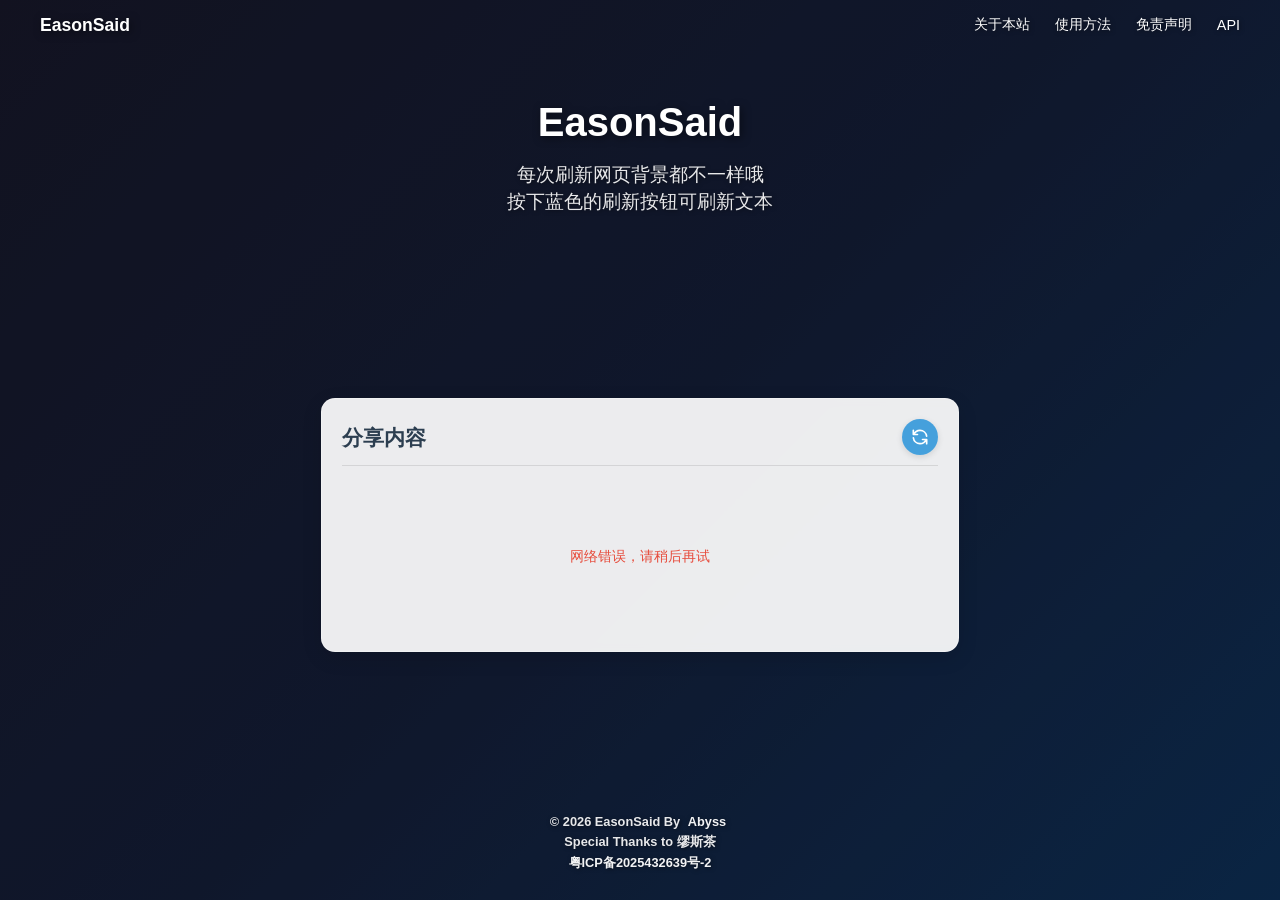
<file: index.html>
<!DOCTYPE html>
<html lang="zh-CN">

<head>
    <meta charset="UTF-8">
    <meta name="viewport" content="width=device-width, initial-scale=1.0">
    <meta name="description" content="EasonSaid - 一个随机展示陈奕迅歌词分享的网站，收集了歌迷们最喜欢的歌词">
    <meta name="keywords" content="陈奕迅, Eason Chan, 歌词, 粤语歌词, EasonSaid">
    <meta property="og:title" content="EasonSaid">
    <meta property="og:description" content="每次刷新都能遇到不同的陈奕迅歌词">
    <meta property="og:type" content="website">
    <title>EasonSaid</title>
    <link rel="stylesheet" href="styles.css?v=3.0">
    <link rel="icon" type="image/x-icon" href="https://api.easonsaid.cn/datouzai_icon.php">
</head>

<body>
    <!-- 顶栏导航 -->
    <nav class="navbar">
        <div class="nav-container">
            <a href="/" class="nav-logo">EasonSaid</a>

            <button class="hamburger" id="hamburger">
                <span></span>
                <span></span>
                <span></span>
            </button>

            <ul class="nav-menu" id="nav-menu">
                <li class="nav-item">
                    <button class="nav-link" onclick="showModal('about')">关于本站</button>
                </li>
                <li class="nav-item">
                    <button class="nav-link" onclick="showModal('usage')">使用方法</button>
                </li>
                <li class="nav-item">
                    <button class="nav-link" onclick="showModal('disclaimer')">免责声明</button>
                </li>
                <li class="nav-item">
                    <a href="https://api.easonsaid.cn/" target="_blank" rel="noopener" class="nav-link nav-github">API</a>
                </li>
            </ul>
        </div>
    </nav>

    <!-- 模态框 -->
    <div id="modal" class="modal hidden">
        <div class="modal-content">
            <span class="close" onclick="closeModal()">&times;</span>
            <div id="modal-body"></div>
        </div>
    </div>

    <div class="background-overlay"></div>

    <div class="container">
        <header class="header">
            <h1 class="title">EasonSaid</h1>
            <p class="subtitle">每次刷新网页背景都不一样哦<br>按下蓝色的刷新按钮可刷新文本</p>
        </header>

        <main class="main-content">
            <div class="card">
                <div class="card-header">
                    <h2>分享内容</h2>
                    <button id="refresh-btn" class="refresh-btn" aria-label="刷新内容">
                        <svg width="20" height="20" viewBox="0 0 24 24" fill="none" xmlns="http://www.w3.org/2000/svg">
                            <path
                                d="M4 4V9H4.58152M19.9381 11C19.446 7.05369 16.0796 4 12 4C8.64262 4 5.76829 6.06817 4.58152 9M4.58152 9H9M20 20V15H19.4185M19.4185 15C18.2317 17.9318 15.3574 20 12 20C7.92038 20 4.55399 16.9463 4.06189 13M19.4185 15H15"
                                stroke="currentColor" stroke-width="2" stroke-linecap="round" stroke-linejoin="round" />
                        </svg>
                    </button>
                </div>

                <div class="content-area">
                    <div id="loading" class="loading">
                        <div class="spinner"></div>
                        <p>正在加载分享内容...</p>
                    </div>

                    <div id="content" class="content hidden">
                        <div class="quote-mark start">"</div>
                        <p id="content-text" class="content-text"></p>
                        <div class="quote-mark end">"</div>
                        <div id="content-source" class="content-source"></div>
                    </div>

                    <div id="error" class="error hidden">
                        <p>抱歉，暂时无法获取分享内容，请稍后再试。</p>
                    </div>
                </div>
            </div>
        </main>



        <footer class="footer">
            <b>© <span class="year"></span> EasonSaid By <a href="https://www.rsnocsi.cn" target="_blank"
                    rel="noopener">Abyss</a></b>
            <br>
            <b>Special Thanks to 缪斯茶</b>
            <br>
            <a href="https://beian.miit.gov.cn/" target="_blank" rel="noopener">粤ICP备2025432639号-2</a>
        </footer>
    </div>

    <!-- 模态框内容模板 -->
    <template id="tpl-about">
        <h2>关于本站</h2>
        <p>EasonSaid 是<a href="https://www.rsnocsi.cn/" target="_blank">站长Abyss</a>建的一个分享Eason歌词的网站</p>
        <p>在全网（比如说小红书）收集了网友们喜欢的歌词，记录在一个数据库中</p>
        <p>私以为，一群ef通过这种方式分享自己喜欢的歌词，是一个蛮有意义的事情</p>
        <p>Eason的歌词中充满人生百态，当你生活中遇到了什么事情，都可以来这里看看，说不定里面的某一句歌词会触动你</p>
        <p>每次访问都会随机展示不同的背景图片（来源于网络）和分享内容</p>
        <p><b>特别鸣谢：</b><br>感谢各大AI在技术方面提供的巨大支持</p>
        <p>感谢@缪斯茶对本站功能的启发</p>
        <p>持续性收集歌词，欢迎大家留言</p>
        <p>网站功能会不断进行完善，有任何建议欢迎提出！</p>
        <p>本项目代码已在<a href="https://github.com/RS-Nocsi/easonsaid" target="_blank" rel="noopener"><svg width="16"
                    height="16" viewBox="0 0 16 16" fill="currentColor" style="vertical-align:-2px;margin-right:4px">
                    <path
                        d="M8 0C3.58 0 0 3.58 0 8c0 3.54 2.29 6.53 5.47 7.59.4.07.55-.17.55-.38 0-.19-.01-.82-.01-1.49-2.01.37-2.53-.49-2.69-.94-.09-.23-.48-.94-.82-1.13-.28-.15-.68-.52-.01-.53.63-.01 1.08.58 1.23.82.72 1.21 1.87.87 2.33.66.07-.52.28-.87.51-1.07-1.78-.2-3.64-.89-3.64-3.95 0-.87.31-1.59.82-2.15-.08-.2-.36-1.02.08-2.12 0 0 .67-.21 2.2.82.64-.18 1.32-.27 2-.27.68 0 1.36.09 2 .27 1.53-1.04 2.2-.82 2.2-.82.44 1.1.16 1.92.08 2.12.51.56.82 1.27.82 2.15 0 3.07-1.87 3.75-3.65 3.95.29.25.54.73.54 1.48 0 1.07-.01 1.93-.01 2.2 0 .21.15.46.55.38A8.013 8.013 0 0016 8c0-4.42-3.58-8-8-8z" />
                </svg>GitHub</a>完全开源！</p>
    </template>
    <template id="tpl-usage">
        <h2>使用方法</h2>
        <p><strong>刷新内容：</strong>点击蓝色刷新按钮可以随机获取新的歌词，还会注明分享者和歌词出处</p>
        <p><strong>刷新背景：</strong>刷新整个网页会随机更换背景图片（如果是在电脑端，你会注意到每次刷新网站，网站的图标都是不同的大头仔）</p>
        <p><strong>响应式设计：</strong>网站会自动适配你的设备屏幕尺寸。</p>
        <p><strong>横竖屏切换：</strong>旋转设备时会自动切换对应尺寸的背景图片。</p>
    </template>
    <template id="tpl-disclaimer">
        <h2>免责声明</h2>
        <p>1. 本网站为非营利性网站，相关费用只会由站长一人承担，永远不会以捐赠、付费使用等任何形式收费</p>
        <p>2. 本站所有分享内容均来自网络，随机展示，版权归原作者所有</p>
        <p>3. 背景图片收集自网络，随机展示，如有版权问题可联系我处理</p>
        <p>4. 用户因使用本站内容而产生的任何后果，本站不承担相关责任</p>
        <p>5. 如发现侵权内容，或者分享内容出现错误，或者有任何建议，都请联系我（微信号：RS-Nocsi；邮箱：3134570359@qq.com）。</p>
    </template>

    <script src="script.js?v=3.0"></script>
</body>

</html>
</file>
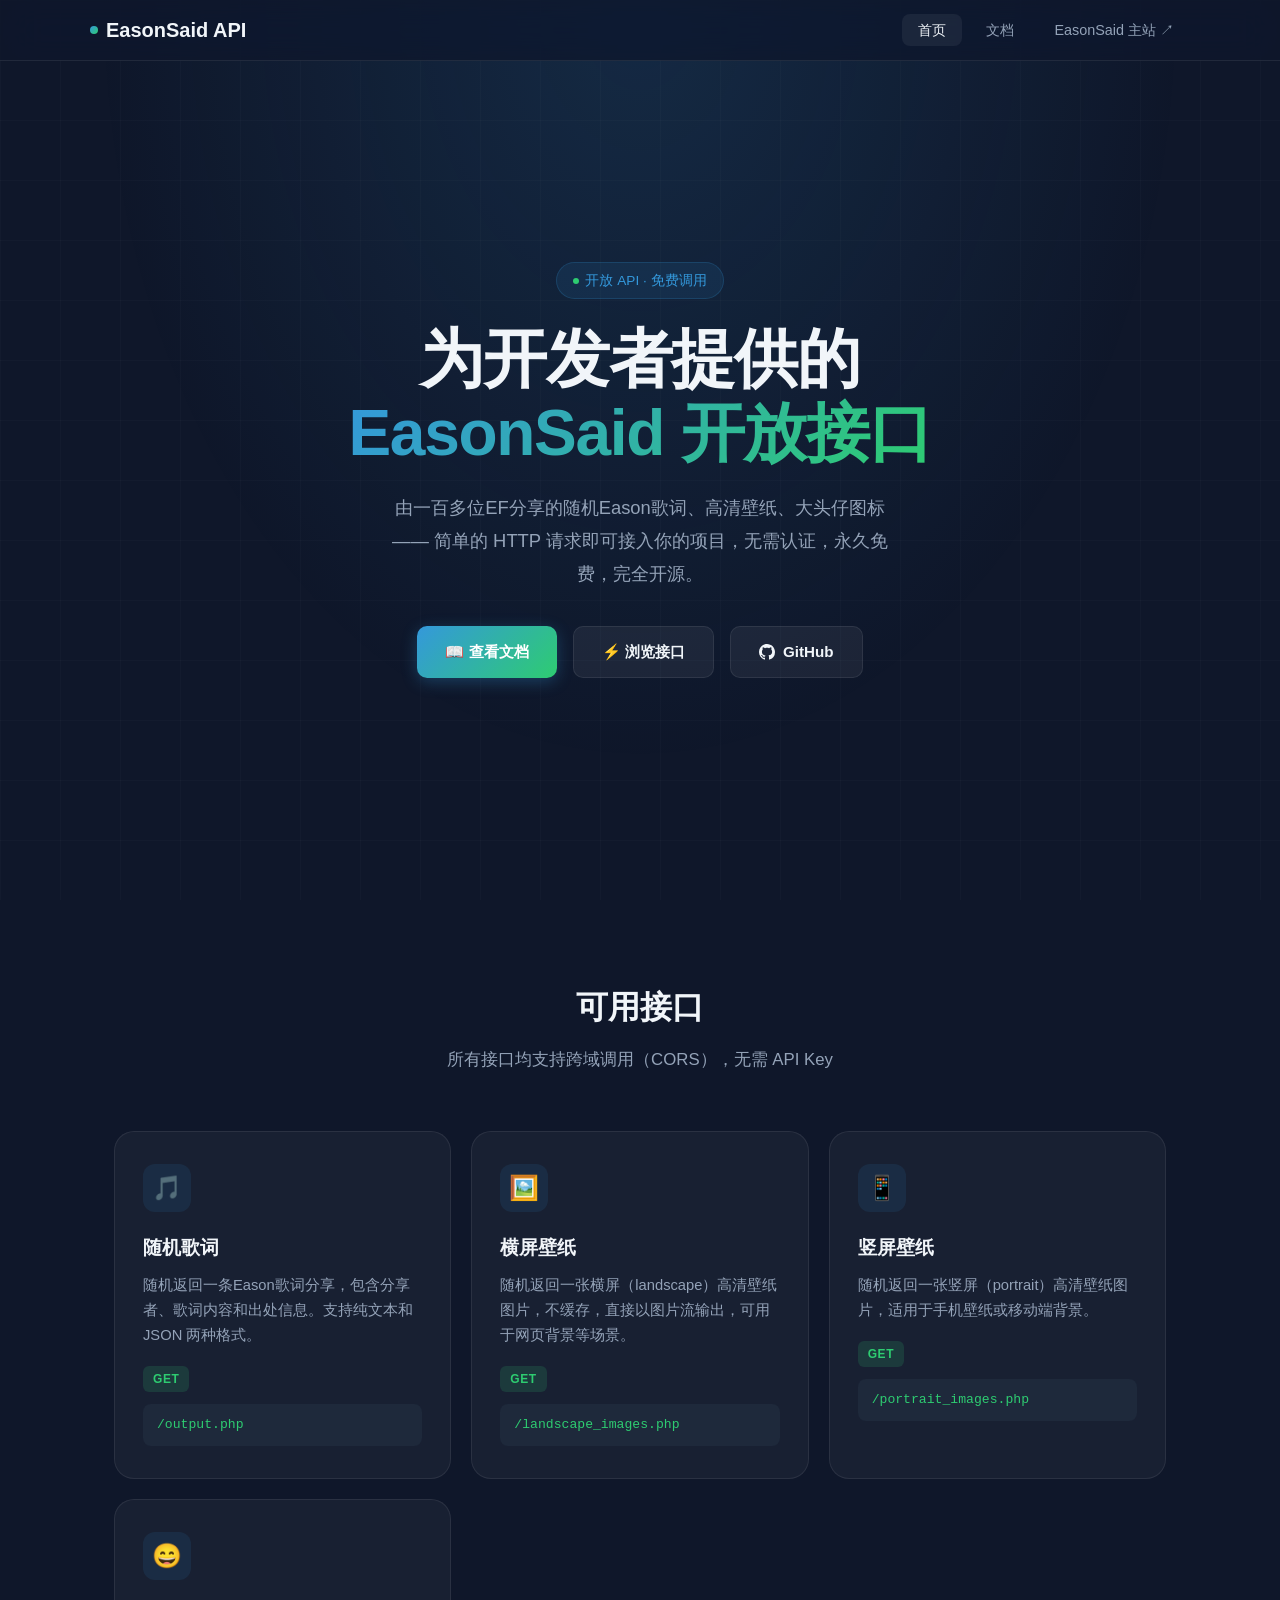
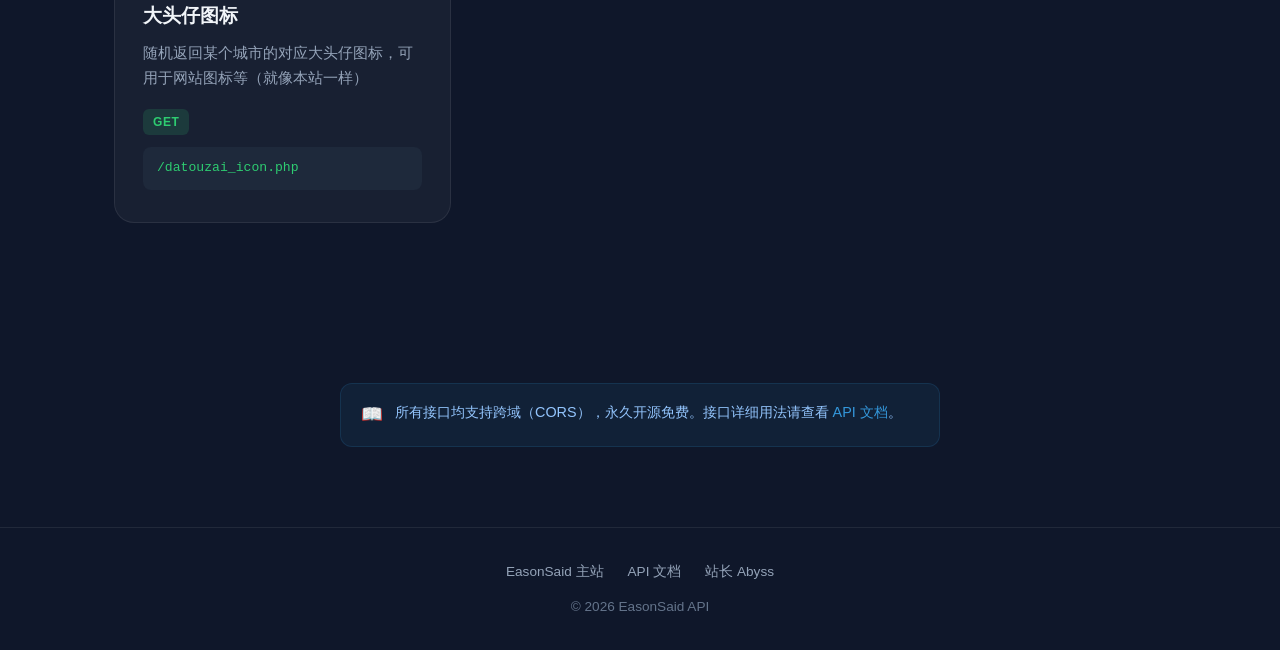
<file: api/index.html>
<!DOCTYPE html>
<html lang="zh-CN">

<head>
    <meta charset="UTF-8">
    <meta name="viewport" content="width=device-width, initial-scale=1.0">
    <meta name="description" content="EasonSaid API - 为开发者提供陈奕迅歌词、壁纸、图标等开放接口">
    <meta name="keywords" content="EasonSaid, API, 陈奕迅, 歌词API, 壁纸API, 开放接口">
    <meta property="og:title" content="EasonSaid API">
    <meta property="og:description" content="免费开放的陈奕迅歌词、壁纸、图标 API 接口">
    <meta property="og:type" content="website">
    <title>EasonSaid API</title>
    <link rel="icon" type="image/x-icon" href="https://api.easonsaid.cn/datouzai_icon.php">
    <style>
        /* ========== Reset & Variables ========== */
        *,
        *::before,
        *::after {
            margin: 0;
            padding: 0;
            box-sizing: border-box;
        }

        :root {
            --primary: #3498db;
            --primary-dark: #2980b9;
            --accent: #2ecc71;
            --bg-dark: #0f172a;
            --bg-card: rgba(255, 255, 255, 0.04);
            --bg-card-hover: rgba(255, 255, 255, 0.08);
            --text-primary: #f1f5f9;
            --text-secondary: #94a3b8;
            --text-muted: #64748b;
            --border: rgba(255, 255, 255, 0.08);
            --code-bg: #1e293b;
            --gradient-1: linear-gradient(135deg, #3498db 0%, #2ecc71 100%);
            --gradient-2: linear-gradient(135deg, #667eea 0%, #764ba2 100%);
            --gradient-hero: radial-gradient(ellipse at 50% 0%, rgba(52, 152, 219, 0.15) 0%, transparent 60%);
            --radius: 12px;
            --radius-lg: 20px;
            --shadow: 0 4px 24px rgba(0, 0, 0, 0.2);
            --transition: 0.3s cubic-bezier(0.4, 0, 0.2, 1);
        }

        html {
            scroll-behavior: smooth;
            font-size: 16px;
        }

        body {
            font-family: -apple-system, BlinkMacSystemFont, "Segoe UI", "PingFang SC",
                "Hiragino Sans GB", "Microsoft YaHei", "Helvetica Neue", Helvetica, Arial,
                sans-serif;
            line-height: 1.7;
            color: var(--text-primary);
            background: var(--bg-dark);
            overflow-x: hidden;
            -webkit-font-smoothing: antialiased;
        }

        a {
            color: var(--primary);
            text-decoration: none;
            transition: color var(--transition);
        }

        a:hover {
            color: var(--accent);
        }

        /* ========== Background Decoration ========== */
        body::before {
            content: '';
            position: fixed;
            top: 0;
            left: 0;
            width: 100%;
            height: 100%;
            background: var(--gradient-hero);
            z-index: -1;
            pointer-events: none;
        }

        .bg-grid {
            position: fixed;
            top: 0;
            left: 0;
            width: 100%;
            height: 100%;
            background-image:
                linear-gradient(rgba(255, 255, 255, 0.02) 1px, transparent 1px),
                linear-gradient(90deg, rgba(255, 255, 255, 0.02) 1px, transparent 1px);
            background-size: 60px 60px;
            z-index: -1;
            pointer-events: none;
        }

        /* ========== Navbar ========== */
        .navbar {
            position: fixed;
            top: 0;
            left: 0;
            right: 0;
            z-index: 1000;
            padding: 0 24px;
            background: rgba(15, 23, 42, 0.8);
            backdrop-filter: blur(20px) saturate(180%);
            -webkit-backdrop-filter: blur(20px) saturate(180%);
            border-bottom: 1px solid var(--border);
            transition: background var(--transition);
        }

        .nav-container {
            max-width: 1100px;
            margin: 0 auto;
            display: flex;
            justify-content: space-between;
            align-items: center;
            height: 60px;
        }

        .nav-logo {
            font-size: 1.25rem;
            font-weight: 700;
            color: var(--text-primary);
            display: flex;
            align-items: center;
            gap: 8px;
        }

        .nav-logo .logo-dot {
            width: 8px;
            height: 8px;
            border-radius: 50%;
            background: var(--gradient-1);
            display: inline-block;
        }

        .nav-links {
            display: flex;
            list-style: none;
            gap: 8px;
        }

        .nav-links a {
            color: var(--text-secondary);
            font-size: 0.9rem;
            font-weight: 500;
            padding: 8px 16px;
            border-radius: 8px;
            transition: all var(--transition);
        }

        .nav-links a:hover,
        .nav-links a.active {
            color: var(--text-primary);
            background: rgba(255, 255, 255, 0.06);
        }

        .nav-github {
            display: flex;
            align-items: center;
            gap: 6px;
        }

        /* Hamburger */
        .hamburger {
            display: none;
            flex-direction: column;
            cursor: pointer;
            background: none;
            border: none;
            padding: 4px;
            gap: 5px;
        }

        .hamburger span {
            width: 22px;
            height: 2px;
            background: var(--text-primary);
            border-radius: 2px;
            transition: all var(--transition);
        }

        .hamburger.active span:nth-child(1) {
            transform: rotate(45deg) translate(5px, 5px);
        }

        .hamburger.active span:nth-child(2) {
            opacity: 0;
        }

        .hamburger.active span:nth-child(3) {
            transform: rotate(-45deg) translate(5px, -5px);
        }

        /* ========== Hero Section ========== */
        .hero {
            min-height: 100vh;
            display: flex;
            align-items: center;
            justify-content: center;
            text-align: center;
            padding: 100px 24px 60px;
            position: relative;
        }

        .hero-content {
            max-width: 700px;
        }

        .hero-badge {
            display: inline-flex;
            align-items: center;
            gap: 6px;
            padding: 6px 16px;
            background: rgba(52, 152, 219, 0.1);
            border: 1px solid rgba(52, 152, 219, 0.2);
            border-radius: 100px;
            font-size: 0.85rem;
            color: var(--primary);
            margin-bottom: 24px;
        }

        .hero-badge::before {
            content: '';
            width: 6px;
            height: 6px;
            border-radius: 50%;
            background: var(--accent);
            animation: pulse 2s infinite;
        }

        @keyframes pulse {

            0%,
            100% {
                opacity: 1;
            }

            50% {
                opacity: 0.4;
            }
        }

        .hero h1 {
            font-size: clamp(2.5rem, 6vw, 4rem);
            font-weight: 800;
            line-height: 1.15;
            margin-bottom: 20px;
            letter-spacing: -0.02em;
        }

        .hero h1 .gradient-text {
            background: var(--gradient-1);
            -webkit-background-clip: text;
            -webkit-text-fill-color: transparent;
            background-clip: text;
        }

        .hero-desc {
            font-size: 1.15rem;
            color: var(--text-secondary);
            max-width: 520px;
            margin: 0 auto 36px;
            line-height: 1.8;
        }

        .hero-actions {
            display: flex;
            gap: 16px;
            justify-content: center;
            flex-wrap: wrap;
        }

        .btn {
            display: inline-flex;
            align-items: center;
            gap: 8px;
            padding: 12px 28px;
            border-radius: 10px;
            font-size: 0.95rem;
            font-weight: 600;
            cursor: pointer;
            border: none;
            transition: all var(--transition);
        }

        .btn-primary {
            background: var(--gradient-1);
            color: white;
            box-shadow: 0 4px 16px rgba(52, 152, 219, 0.3);
        }

        .btn-primary:hover {
            transform: translateY(-2px);
            box-shadow: 0 8px 24px rgba(52, 152, 219, 0.4);
            color: white;
        }

        .btn-secondary {
            background: rgba(255, 255, 255, 0.06);
            color: var(--text-primary);
            border: 1px solid var(--border);
        }

        .btn-secondary:hover {
            background: rgba(255, 255, 255, 0.1);
            transform: translateY(-2px);
            color: var(--text-primary);
        }

        /* ========== Section Common ========== */
        .section {
            padding: 80px 24px;
            max-width: 1100px;
            margin: 0 auto;
        }

        .section-header {
            text-align: center;
            margin-bottom: 56px;
        }

        .section-header h2 {
            font-size: 2rem;
            font-weight: 700;
            margin-bottom: 12px;
        }

        .section-header p {
            color: var(--text-secondary);
            font-size: 1.05rem;
            max-width: 500px;
            margin: 0 auto;
        }

        /* ========== API Cards (Home) ========== */
        .api-grid {
            display: grid;
            grid-template-columns: repeat(auto-fit, minmax(280px, 1fr));
            gap: 20px;
        }

        .api-card {
            background: var(--bg-card);
            border: 1px solid var(--border);
            border-radius: var(--radius-lg);
            padding: 32px 28px;
            transition: all var(--transition);
            position: relative;
            overflow: hidden;
        }

        .api-card::before {
            content: '';
            position: absolute;
            top: 0;
            left: 0;
            right: 0;
            height: 3px;
            background: var(--gradient-1);
            opacity: 0;
            transition: opacity var(--transition);
        }

        .api-card:hover {
            background: var(--bg-card-hover);
            border-color: rgba(255, 255, 255, 0.12);
            transform: translateY(-4px);
            box-shadow: var(--shadow);
        }

        .api-card:hover::before {
            opacity: 1;
        }

        .api-card-icon {
            width: 48px;
            height: 48px;
            border-radius: 12px;
            display: flex;
            align-items: center;
            justify-content: center;
            font-size: 1.5rem;
            margin-bottom: 20px;
            background: rgba(52, 152, 219, 0.1);
        }

        .api-card h3 {
            font-size: 1.2rem;
            font-weight: 600;
            margin-bottom: 8px;
        }

        .api-card p {
            color: var(--text-secondary);
            font-size: 0.92rem;
            line-height: 1.7;
            margin-bottom: 16px;
        }

        .api-card .method-badge {
            display: inline-block;
            padding: 3px 10px;
            border-radius: 6px;
            font-size: 0.75rem;
            font-weight: 600;
            letter-spacing: 0.05em;
        }

        .method-get {
            background: rgba(46, 204, 113, 0.15);
            color: #2ecc71;
        }

        .api-card .endpoint {
            display: block;
            margin-top: 12px;
            padding: 10px 14px;
            background: var(--code-bg);
            border-radius: 8px;
            font-family: "SF Mono", "Fira Code", "Cascadia Code", Consolas, monospace;
            font-size: 0.82rem;
            color: var(--accent);
            word-break: break-all;
        }

        /* ========== Docs Page ========== */
        .docs-layout {
            display: flex;
            gap: 40px;
            max-width: 1100px;
            margin: 0 auto;
            padding: 80px 24px 60px;
            min-height: 100vh;
        }

        /* Sidebar */
        .docs-sidebar {
            width: 240px;
            flex-shrink: 0;
            position: sticky;
            top: 80px;
            align-self: flex-start;
            max-height: calc(100vh - 100px);
            overflow-y: auto;
        }

        .docs-sidebar h4 {
            font-size: 0.75rem;
            font-weight: 600;
            text-transform: uppercase;
            letter-spacing: 0.1em;
            color: var(--text-muted);
            margin-bottom: 12px;
            padding-left: 12px;
        }

        .docs-sidebar ul {
            list-style: none;
            margin-bottom: 28px;
        }

        .docs-sidebar li a {
            display: block;
            padding: 8px 12px;
            font-size: 0.9rem;
            color: var(--text-secondary);
            border-radius: 8px;
            border-left: 2px solid transparent;
            transition: all var(--transition);
        }

        .docs-sidebar li a:hover,
        .docs-sidebar li a.active {
            color: var(--text-primary);
            background: rgba(255, 255, 255, 0.04);
            border-left-color: var(--primary);
        }

        /* Docs Content */
        .docs-content {
            flex: 1;
            min-width: 0;
            padding-bottom: 80px;
        }

        .docs-content h2 {
            font-size: 1.8rem;
            font-weight: 700;
            margin-bottom: 12px;
            padding-top: 24px;
            border-top: 1px solid var(--border);
        }

        .docs-content h2:first-child {
            border-top: none;
            padding-top: 0;
        }

        .docs-content h3 {
            font-size: 1.25rem;
            font-weight: 600;
            margin: 32px 0 12px;
            color: var(--text-primary);
        }

        .docs-content p {
            color: var(--text-secondary);
            margin-bottom: 16px;
            line-height: 1.8;
        }

        .docs-content>section {
            margin-bottom: 48px;
        }

        /* Code blocks */
        .code-block {
            background: var(--code-bg);
            border: 1px solid var(--border);
            border-radius: var(--radius);
            margin: 16px 0 24px;
            overflow: hidden;
        }

        .code-block-header {
            display: flex;
            justify-content: space-between;
            align-items: center;
            padding: 10px 16px;
            background: rgba(0, 0, 0, 0.2);
            border-bottom: 1px solid var(--border);
        }

        .code-block-header span {
            font-size: 0.8rem;
            color: var(--text-muted);
            font-weight: 500;
        }

        .copy-btn {
            background: none;
            border: 1px solid var(--border);
            color: var(--text-muted);
            padding: 4px 10px;
            border-radius: 6px;
            font-size: 0.75rem;
            cursor: pointer;
            transition: all var(--transition);
        }

        .copy-btn:hover {
            color: var(--text-primary);
            border-color: rgba(255, 255, 255, 0.2);
        }

        .copy-btn.copied {
            color: var(--accent);
            border-color: rgba(46, 204, 113, 0.3);
        }

        .code-block pre {
            padding: 16px;
            overflow-x: auto;
            font-family: "SF Mono", "Fira Code", "Cascadia Code", Consolas, monospace;
            font-size: 0.85rem;
            line-height: 1.7;
            color: #e2e8f0;
        }

        .code-block code {
            font-family: inherit;
        }

        /* Inline code */
        .docs-content code:not(.code-block code) {
            background: rgba(52, 152, 219, 0.1);
            padding: 2px 8px;
            border-radius: 5px;
            font-size: 0.88rem;
            font-family: "SF Mono", "Fira Code", "Cascadia Code", Consolas, monospace;
            color: var(--primary);
        }

        /* Syntax highlighting */
        .code-block .hl-string {
            color: #a5d6ff;
        }

        .code-block .hl-url {
            color: #7dd3fc;
        }

        .code-block .hl-comment {
            color: #64748b;
        }

        .code-block .hl-key {
            color: #c084fc;
        }

        .code-block .hl-value {
            color: #a5d6ff;
        }

        /* Param table */
        .param-table {
            width: 100%;
            border-collapse: collapse;
            margin: 16px 0 24px;
            font-size: 0.9rem;
        }

        .param-table th {
            text-align: left;
            padding: 12px 16px;
            background: rgba(255, 255, 255, 0.03);
            border-bottom: 1px solid var(--border);
            color: var(--text-muted);
            font-weight: 600;
            font-size: 0.8rem;
            text-transform: uppercase;
            letter-spacing: 0.06em;
        }

        .param-table td {
            padding: 12px 16px;
            border-bottom: 1px solid var(--border);
            color: var(--text-secondary);
        }

        .param-table tr:last-child td {
            border-bottom: none;
        }

        .param-table .param-name {
            font-family: "SF Mono", "Fira Code", Consolas, monospace;
            color: var(--primary);
            font-size: 0.88rem;
        }

        .param-table .param-type {
            font-family: "SF Mono", "Fira Code", Consolas, monospace;
            color: var(--accent);
            font-size: 0.82rem;
        }

        .param-required {
            display: inline-block;
            padding: 2px 8px;
            background: rgba(231, 76, 60, 0.12);
            color: #e74c3c;
            border-radius: 4px;
            font-size: 0.75rem;
            font-weight: 600;
        }

        .param-optional {
            display: inline-block;
            padding: 2px 8px;
            background: rgba(255, 255, 255, 0.06);
            color: var(--text-muted);
            border-radius: 4px;
            font-size: 0.75rem;
            font-weight: 600;
        }

        /* Endpoint block */
        .endpoint-block {
            display: flex;
            align-items: center;
            gap: 12px;
            padding: 14px 18px;
            background: var(--code-bg);
            border: 1px solid var(--border);
            border-radius: var(--radius);
            margin: 12px 0 20px;
        }

        .endpoint-block .method {
            padding: 4px 10px;
            border-radius: 6px;
            font-size: 0.78rem;
            font-weight: 700;
            letter-spacing: 0.04em;
            background: rgba(46, 204, 113, 0.15);
            color: #2ecc71;
            flex-shrink: 0;
        }

        .endpoint-block .url {
            font-family: "SF Mono", "Fira Code", Consolas, monospace;
            font-size: 0.88rem;
            color: var(--text-primary);
            word-break: break-all;
        }

        /* Response preview */
        .response-preview {
            background: var(--code-bg);
            border: 1px solid var(--border);
            border-radius: var(--radius);
            padding: 16px;
            margin: 12px 0 20px;
            font-family: "SF Mono", "Fira Code", Consolas, monospace;
            font-size: 0.85rem;
            line-height: 1.7;
            color: #a5d6ff;
            word-break: break-all;
        }

        /* Tip / Note boxes */
        .tip-box {
            padding: 16px 20px;
            border-radius: var(--radius);
            margin: 16px 0 24px;
            font-size: 0.9rem;
            line-height: 1.7;
            display: flex;
            gap: 12px;
        }

        .tip-box.info {
            background: rgba(52, 152, 219, 0.08);
            border: 1px solid rgba(52, 152, 219, 0.15);
            color: #93c5fd;
        }

        .tip-box.success {
            background: rgba(46, 204, 113, 0.08);
            border: 1px solid rgba(46, 204, 113, 0.15);
            color: #86efac;
        }

        .tip-box .tip-icon {
            flex-shrink: 0;
            font-size: 1.1rem;
        }

        /* ========== Footer ========== */
        .footer {
            text-align: center;
            padding: 32px 24px;
            border-top: 1px solid var(--border);
            color: var(--text-muted);
            font-size: 0.85rem;
        }

        .footer a {
            color: var(--text-secondary);
            font-weight: 500;
        }

        .footer a:hover {
            color: var(--primary);
        }

        .footer-links {
            display: flex;
            justify-content: center;
            gap: 24px;
            margin-bottom: 12px;
        }

        /* ========== Back to Top ========== */
        .back-to-top {
            position: fixed;
            bottom: 32px;
            right: 32px;
            width: 44px;
            height: 44px;
            border-radius: 12px;
            background: rgba(255, 255, 255, 0.06);
            border: 1px solid var(--border);
            color: var(--text-secondary);
            display: flex;
            align-items: center;
            justify-content: center;
            cursor: pointer;
            opacity: 0;
            pointer-events: none;
            transition: all var(--transition);
            z-index: 100;
            backdrop-filter: blur(10px);
        }

        .back-to-top.visible {
            opacity: 1;
            pointer-events: auto;
        }

        .back-to-top:hover {
            background: rgba(255, 255, 255, 0.1);
            color: var(--text-primary);
            transform: translateY(-2px);
        }

        /* ========== Mobile Responsive ========== */
        @media (max-width: 768px) {
            .hamburger {
                display: flex;
            }

            .nav-links {
                display: none;
                position: fixed;
                top: -100%;
                left: 0;
                width: 100%;
                background: rgba(15, 23, 42, 0.95);
                backdrop-filter: blur(20px);
                -webkit-backdrop-filter: blur(20px);
                flex-direction: column;
                padding: 0 24px 24px;
                transition: top var(--transition);
                border-bottom: 1px solid var(--border);
            }

            .nav-links.active {
                display: flex;
                top: 54px;
            }

            .nav-links li {
                list-style: none;
                border-bottom: 1px solid rgba(255, 255, 255, 0.06);
            }

            .nav-links a {
                display: block;
                width: 100%;
                text-align: center;
                padding: 18px;
                font-size: 1rem;
            }

            .hero {
                padding: 100px 20px 50px;
                min-height: auto;
            }

            .hero h1 {
                font-size: 2.2rem;
            }

            .hero-desc {
                font-size: 1rem;
            }

            .hero-actions {
                flex-direction: column;
                align-items: center;
            }

            .btn {
                width: 100%;
                max-width: 280px;
                justify-content: center;
            }

            .section {
                padding: 50px 20px;
            }

            .section-header h2 {
                font-size: 1.6rem;
            }

            .api-grid {
                grid-template-columns: 1fr;
            }

            /* Docs mobile */
            .docs-layout {
                flex-direction: column;
                padding: 70px 20px 40px;
                gap: 0;
            }

            .docs-sidebar {
                width: 100%;
                position: static;
                max-height: none;
                padding-bottom: 24px;
                border-bottom: 1px solid var(--border);
                margin-bottom: 32px;
            }

            .docs-sidebar ul {
                display: flex;
                flex-wrap: wrap;
                gap: 4px;
            }

            .docs-sidebar li a {
                border-left: none;
                border-bottom: 2px solid transparent;
                padding: 6px 12px;
                font-size: 0.85rem;
            }

            .docs-sidebar li a:hover,
            .docs-sidebar li a.active {
                border-left-color: transparent;
                border-bottom-color: var(--primary);
            }

            .docs-sidebar h4 {
                margin-bottom: 8px;
            }

            .docs-content h2 {
                font-size: 1.4rem;
            }

            .param-table {
                display: block;
                overflow-x: auto;
            }

            .endpoint-block {
                flex-direction: column;
                align-items: flex-start;
                gap: 8px;
            }

            .back-to-top {
                bottom: 20px;
                right: 20px;
            }
        }

        @media (max-width: 480px) {
            .hero h1 {
                font-size: 1.8rem;
            }

            .nav-container {
                height: 54px;
            }
        }

        /* Reduced motion */
        @media (prefers-reduced-motion: reduce) {
            * {
                animation-duration: 0.01ms !important;
                transition-duration: 0.01ms !important;
            }

            html {
                scroll-behavior: auto;
            }
        }
    </style>
</head>

<body>
    <div class="bg-grid"></div>

    <!-- Navbar -->
    <nav class="navbar">
        <div class="nav-container">
            <a href="/" class="nav-logo">
                <span class="logo-dot"></span>
                EasonSaid API
            </a>
            <button class="hamburger" id="hamburger" aria-label="菜单">
                <span></span>
                <span></span>
                <span></span>
            </button>
            <ul class="nav-links" id="navLinks">
                <li><a href="#home" class="active">首页</a></li>
                <li><a href="/docs.html">文档</a></li>
                <li><a href="https://easonsaid.cn" target="_blank" rel="noopener">EasonSaid 主站 ↗</a></li>
            </ul>
        </div>
    </nav>

    <!-- Hero -->
    <section class="hero" id="home">
        <div class="hero-content">
            <div class="hero-badge">开放 API · 免费调用</div>
            <h1>
                为开发者提供的<br>
                <span class="gradient-text">EasonSaid 开放接口</span>
            </h1>
            <p class="hero-desc">
                由一百多位EF分享的随机Eason歌词、高清壁纸、大头仔图标 —— 简单的 HTTP 请求即可接入你的项目，无需认证，永久免费，完全开源。
            </p>
            <div class="hero-actions">
                <a href="/docs.html" class="btn btn-primary">
                    📖 查看文档
                </a>
                <a href="#apis" class="btn btn-secondary">
                    ⚡ 浏览接口
                </a>
                <a href="https://github.com/RS-Nocsi/easonsaid" target="_blank" rel="noopener" class="btn btn-secondary">
                    <svg width="16" height="16" viewBox="0 0 16 16" fill="currentColor" style="vertical-align:-2px"><path d="M8 0C3.58 0 0 3.58 0 8c0 3.54 2.29 6.53 5.47 7.59.4.07.55-.17.55-.38 0-.19-.01-.82-.01-1.49-2.01.37-2.53-.49-2.69-.94-.09-.23-.48-.94-.82-1.13-.28-.15-.68-.52-.01-.53.63-.01 1.08.58 1.23.82.72 1.21 1.87.87 2.33.66.07-.52.28-.87.51-1.07-1.78-.2-3.64-.89-3.64-3.95 0-.87.31-1.59.82-2.15-.08-.2-.36-1.02.08-2.12 0 0 .67-.21 2.2.82.64-.18 1.32-.27 2-.27.68 0 1.36.09 2 .27 1.53-1.04 2.2-.82 2.2-.82.44 1.1.16 1.92.08 2.12.51.56.82 1.27.82 2.15 0 3.07-1.87 3.75-3.65 3.95.29.25.54.73.54 1.48 0 1.07-.01 1.93-.01 2.2 0 .21.15.46.55.38A8.013 8.013 0 0016 8c0-4.42-3.58-8-8-8z"/></svg>
                    GitHub
                </a>
            </div>
        </div>
    </section>

    <!-- API Overview -->
    <section class="section" id="apis">
        <div class="section-header">
            <h2>可用接口</h2>
            <p>所有接口均支持跨域调用（CORS），无需 API Key</p>
        </div>

        <div class="api-grid">
            <!-- Output API -->
            <div class="api-card">
                <div class="api-card-icon">🎵</div>
                <h3>随机歌词</h3>
                <p>随机返回一条Eason歌词分享，包含分享者、歌词内容和出处信息。支持纯文本和 JSON 两种格式。</p>
                <span class="method-badge method-get">GET</span>
                <code class="endpoint">/output.php</code>
            </div>

            <!-- Landscape API -->
            <div class="api-card">
                <div class="api-card-icon">🖼️</div>
                <h3>横屏壁纸</h3>
                <p>随机返回一张横屏（landscape）高清壁纸图片，不缓存，直接以图片流输出，可用于网页背景等场景。</p>
                <span class="method-badge method-get">GET</span>
                <code class="endpoint">/landscape_images.php</code>
            </div>

            <!-- Portrait API -->
            <div class="api-card">
                <div class="api-card-icon">📱</div>
                <h3>竖屏壁纸</h3>
                <p>随机返回一张竖屏（portrait）高清壁纸图片，适用于手机壁纸或移动端背景。</p>
                <span class="method-badge method-get">GET</span>
                <code class="endpoint">/portrait_images.php</code>
            </div>

            <!-- Datouzai API -->
            <div class="api-card">
                <div class="api-card-icon">😄</div>
                <h3>大头仔图标</h3>
                <p>随机返回某个城市的对应大头仔图标，可用于网站图标等（就像本站一样）</p>
                <span class="method-badge method-get">GET</span>
                <code class="endpoint">/datouzai_icon.php</code>
            </div>
        </div>
    </section>

    <!-- CTA -->
    <section class="section" style="text-align:center;">
        <div class="tip-box info" style="max-width:600px;margin:0 auto;">
            <span class="tip-icon">📖</span>
            <div>所有接口均支持跨域（CORS），永久开源免费。接口详细用法请查看 <a href="/docs.html">API 文档</a>。</div>
        </div>
    </section>

    <!-- Footer -->
    <footer class="footer">
        <div class="footer-links">
            <a href="https://easonsaid.cn" target="_blank" rel="noopener">EasonSaid 主站</a>
            <a href="/docs.html">API 文档</a>
            <a href="https://www.rsnocsi.cn" target="_blank" rel="noopener">站长 Abyss</a>
        </div>
        <p>© <span id="year"></span> EasonSaid API</p>
    </footer>

    <!-- Back to top -->
    <button class="back-to-top" id="backToTop" aria-label="回到顶部" onclick="window.scrollTo({top:0})">
        ↑
    </button>

    <script>
        // Year
        document.getElementById('year').textContent = new Date().getFullYear();

        // Hamburger menu
        const hamburger = document.getElementById('hamburger');
        const navLinks = document.getElementById('navLinks');

        hamburger.addEventListener('click', () => {
            hamburger.classList.toggle('active');
            navLinks.classList.toggle('active');
        });

        navLinks.querySelectorAll('a').forEach(link => {
            link.addEventListener('click', () => {
                hamburger.classList.remove('active');
                navLinks.classList.remove('active');
            });
        });

        // 点击空白处关闭菜单
        document.addEventListener('click', (e) => {
            if (!hamburger.contains(e.target) && !navLinks.contains(e.target)) {
                hamburger.classList.remove('active');
                navLinks.classList.remove('active');
            }
        });

        // Back to top visibility
        const backToTop = document.getElementById('backToTop');
        window.addEventListener('scroll', () => {
            backToTop.classList.toggle('visible', window.scrollY > 400);
        }, { passive: true });

        // Copy code
        function copyCode(btn) {
            const pre = btn.closest('.code-block').querySelector('pre');
            const text = pre.textContent;
            navigator.clipboard.writeText(text).then(() => {
                btn.textContent = '已复制 ✓';
                btn.classList.add('copied');
                setTimeout(() => {
                    btn.textContent = '复制';
                    btn.classList.remove('copied');
                }, 2000);
            });
        }
    </script>
</body>

</html>
</file>
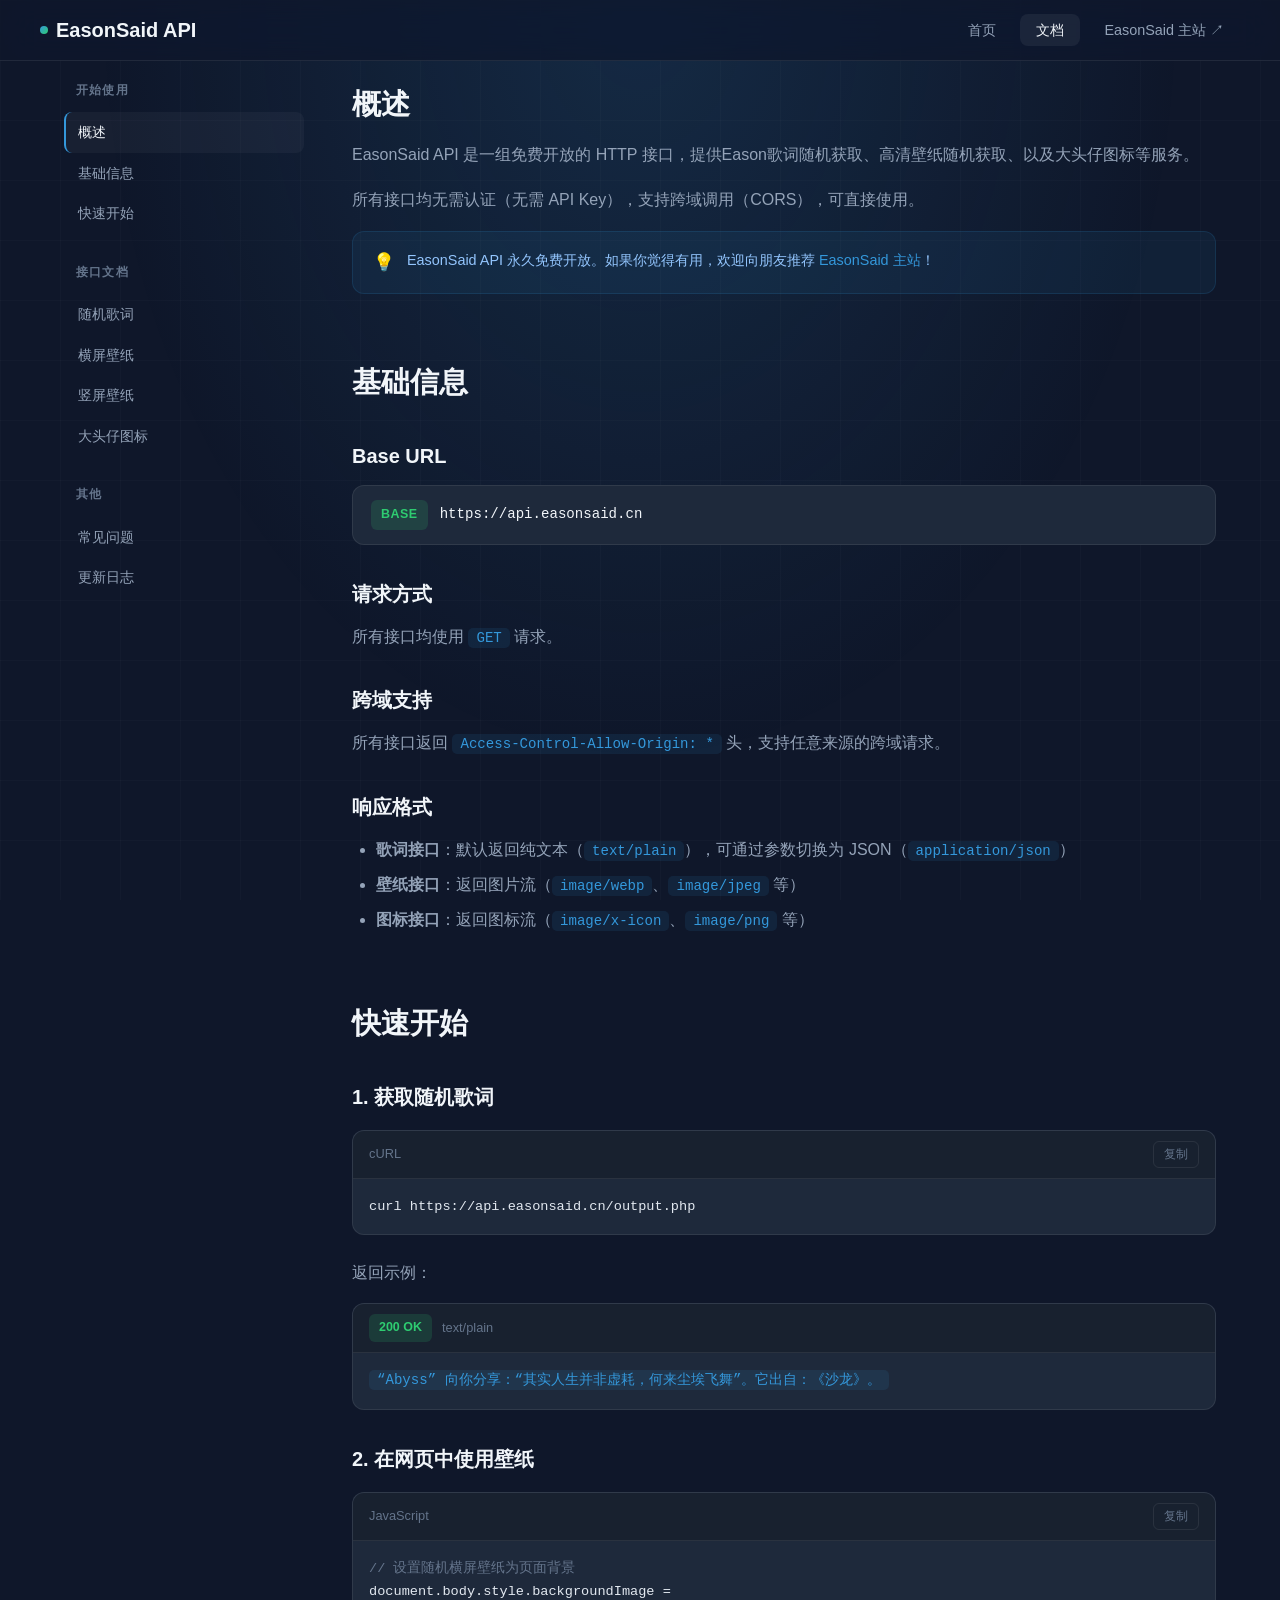
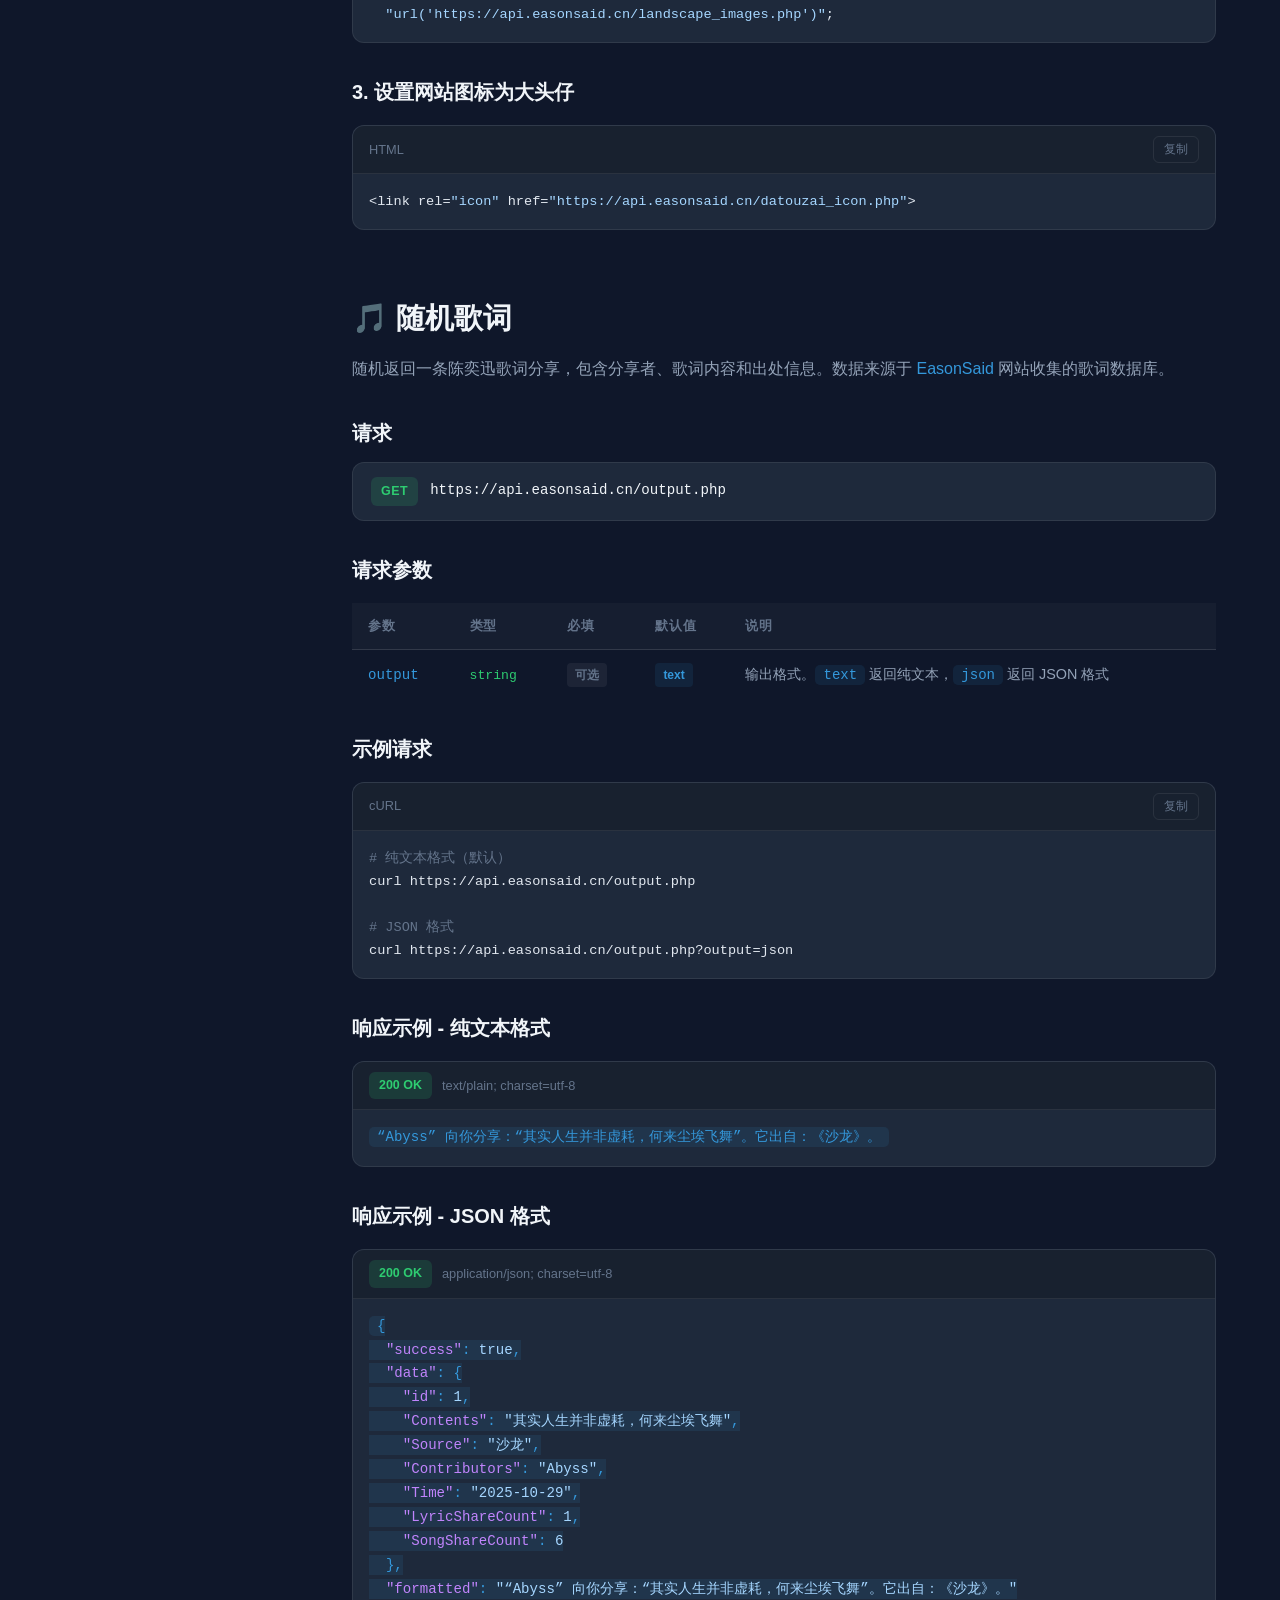
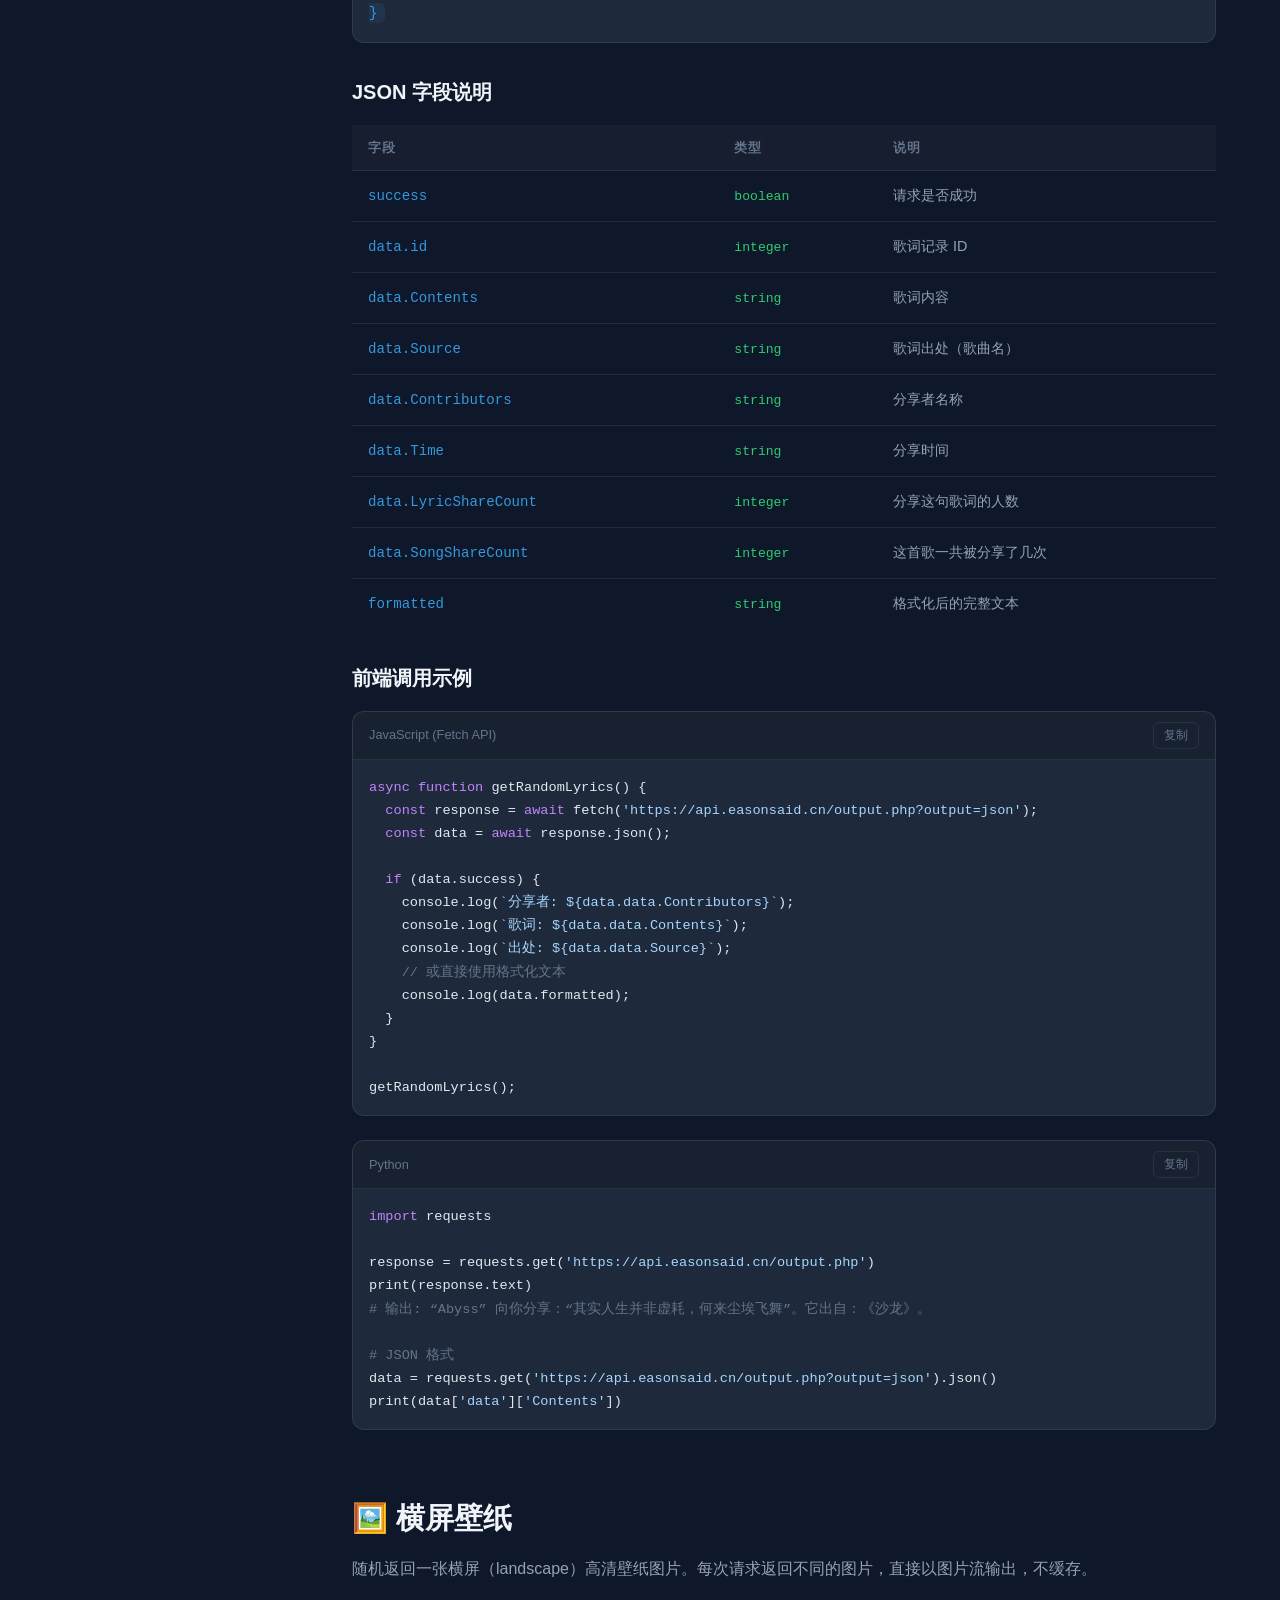
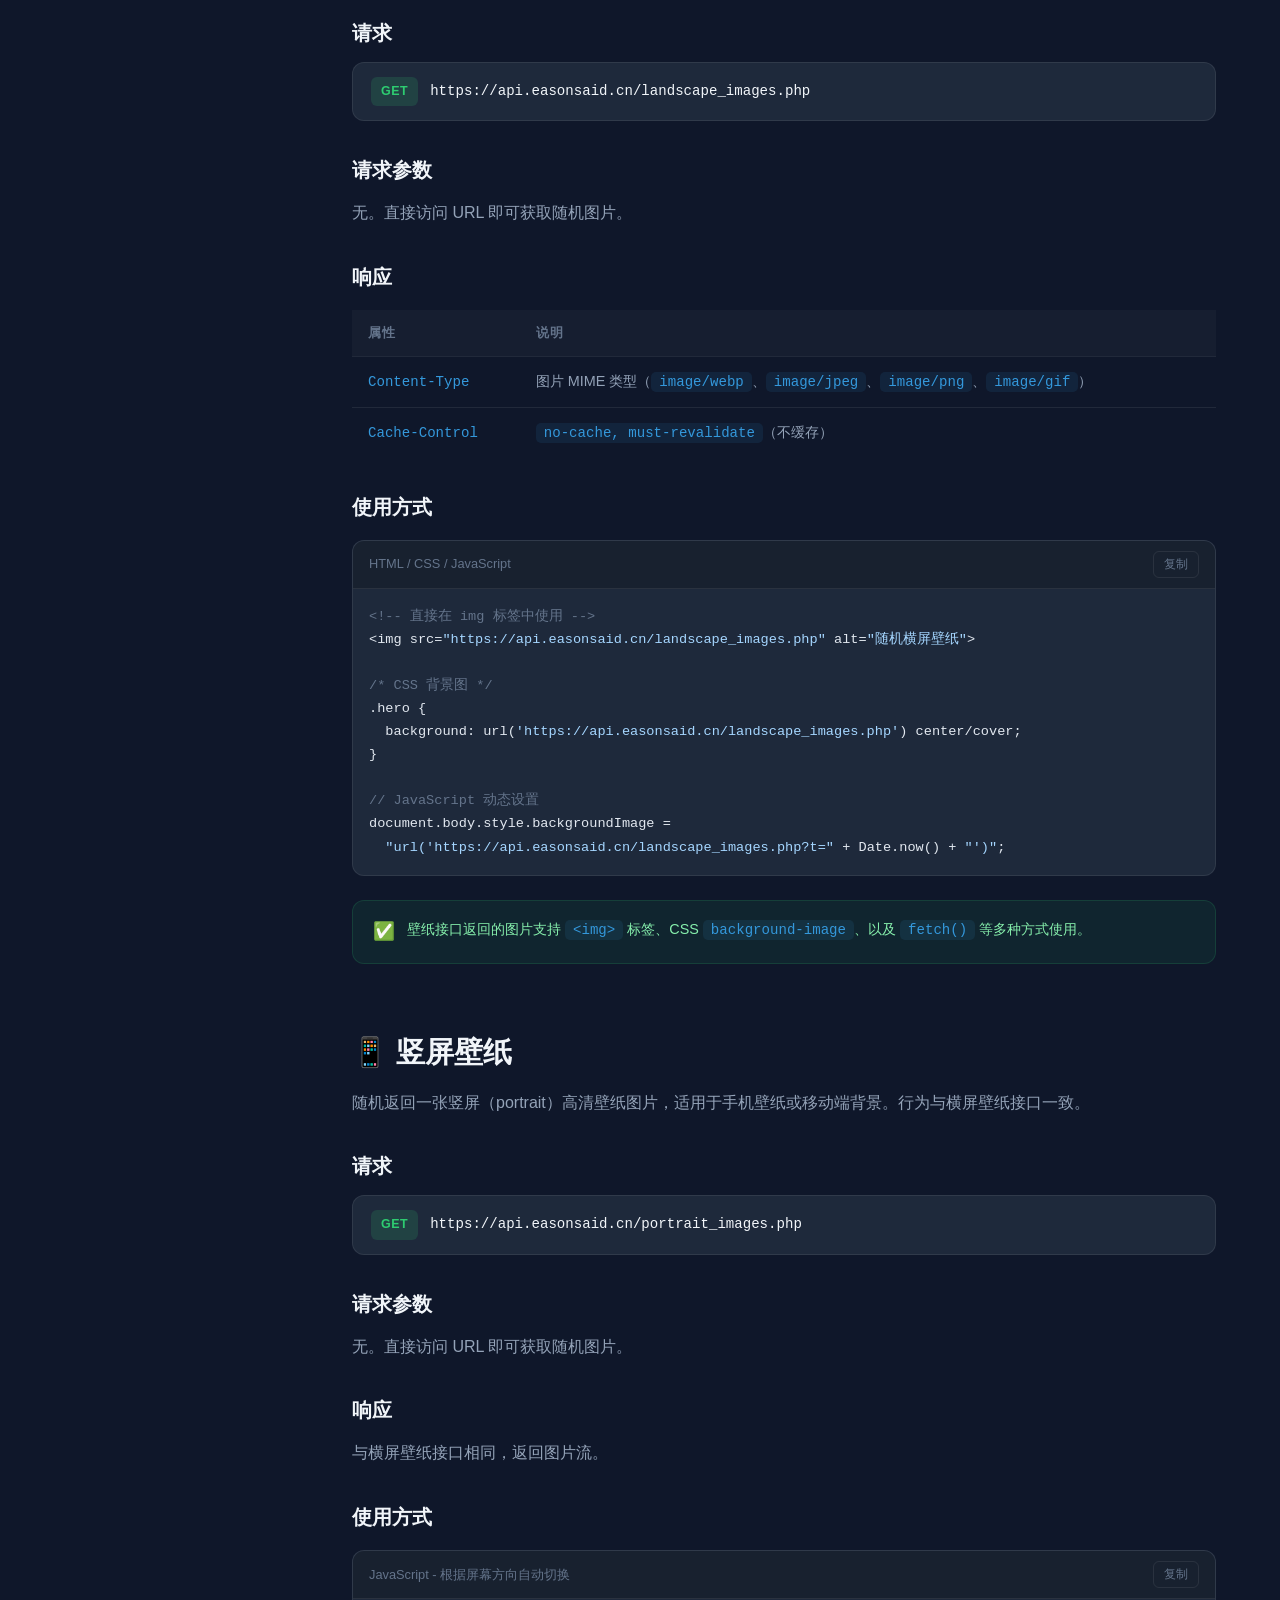
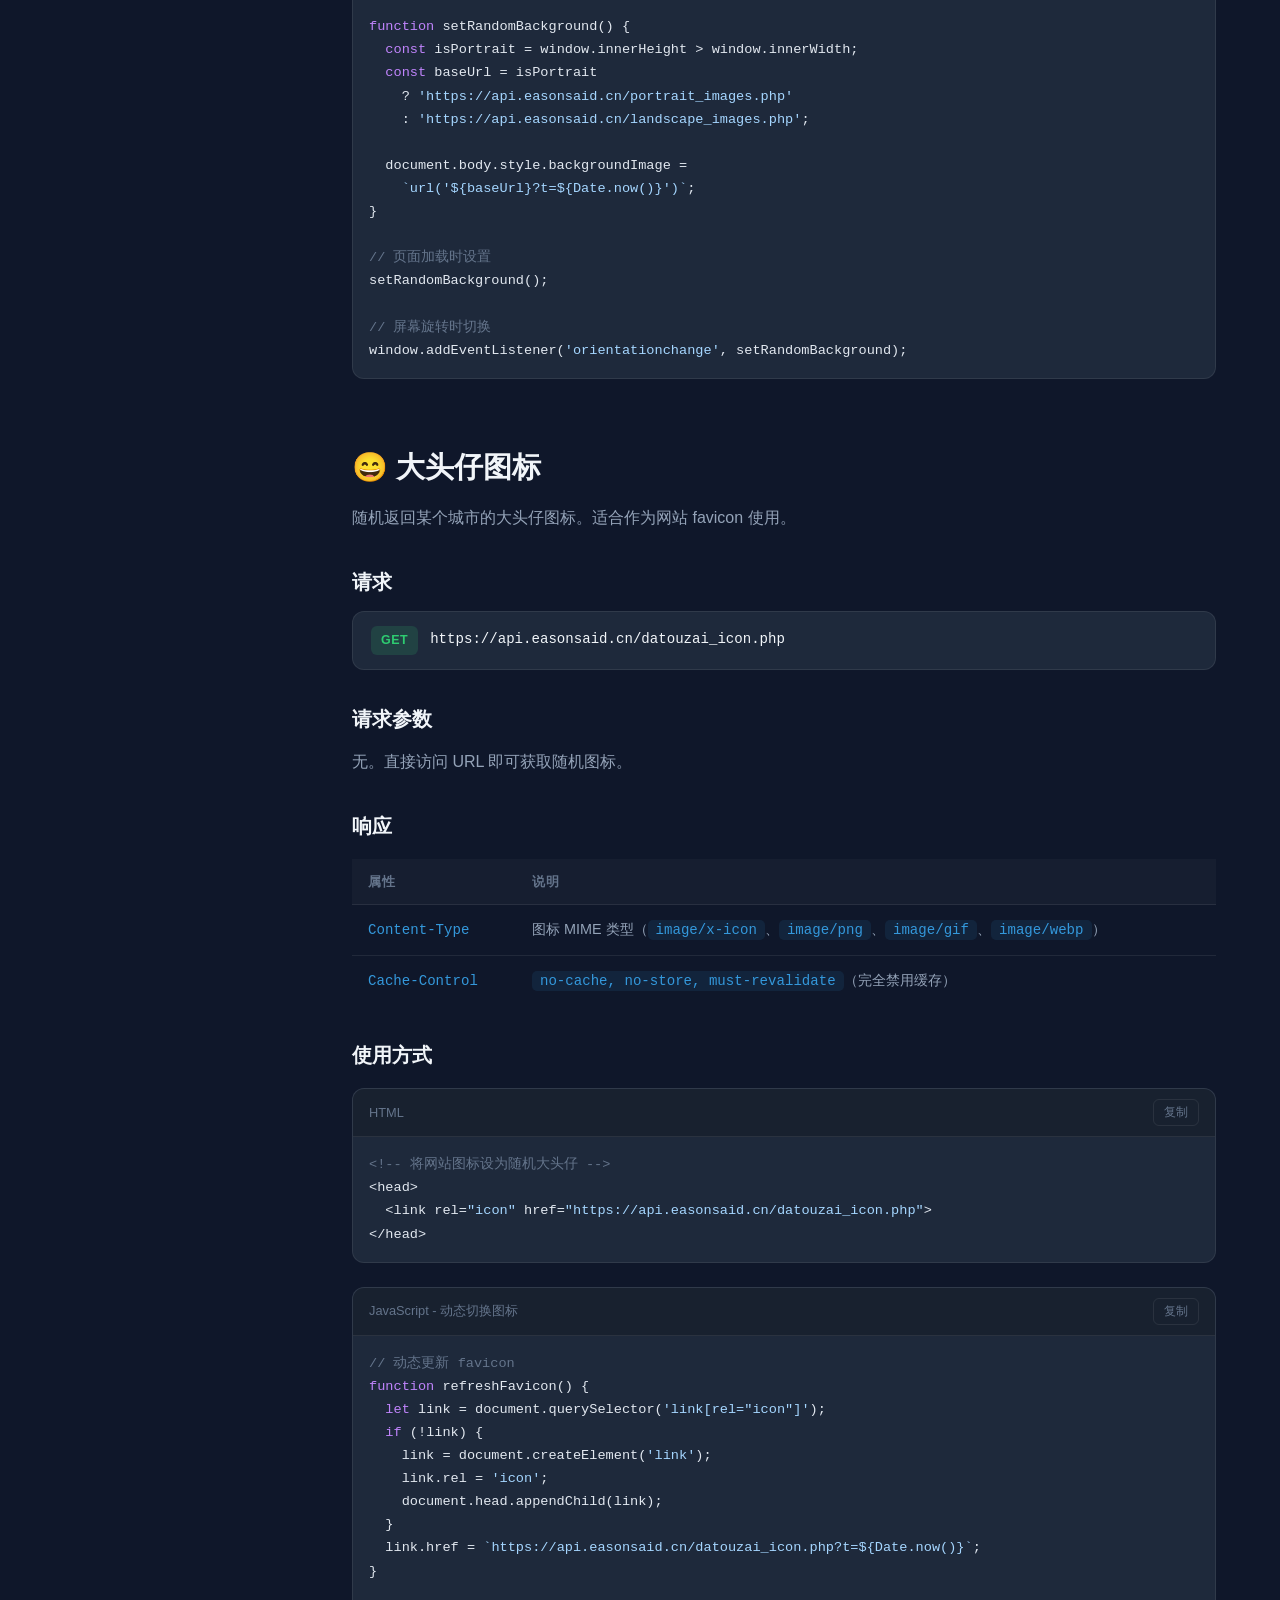
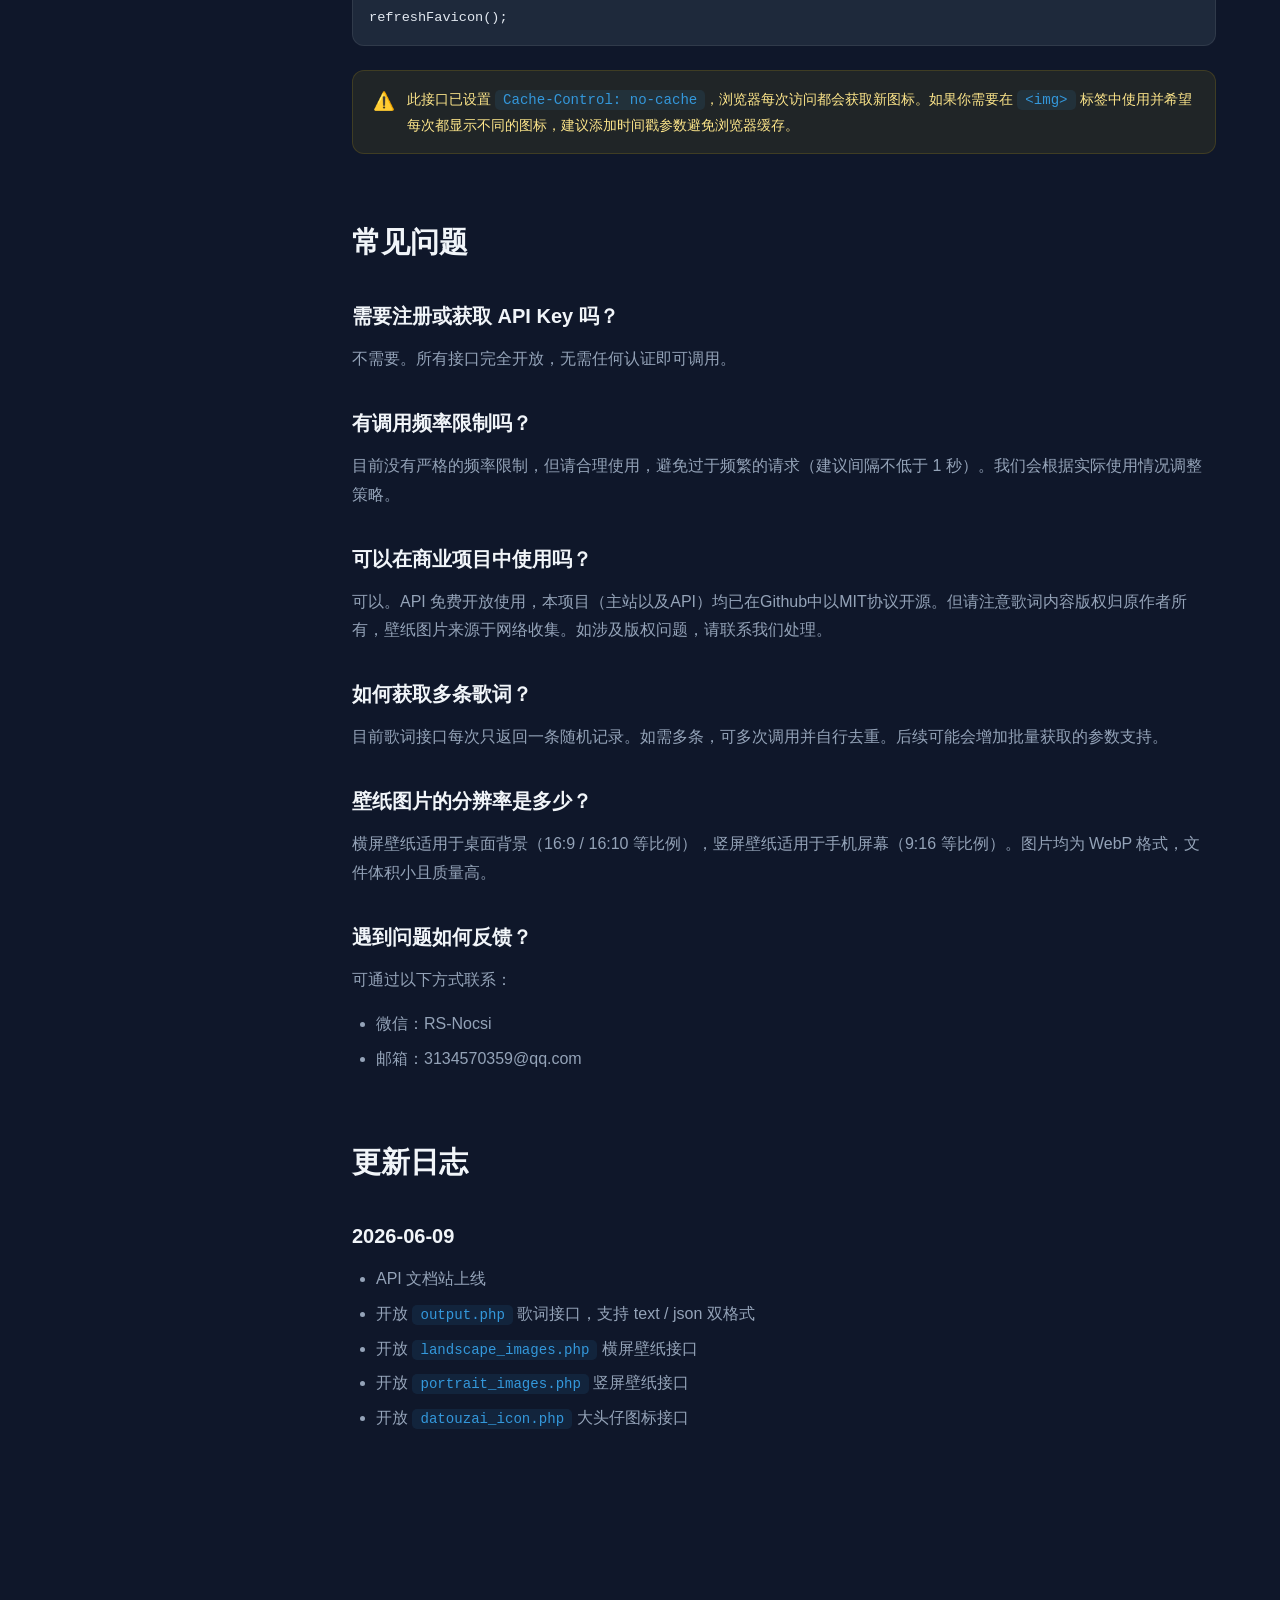
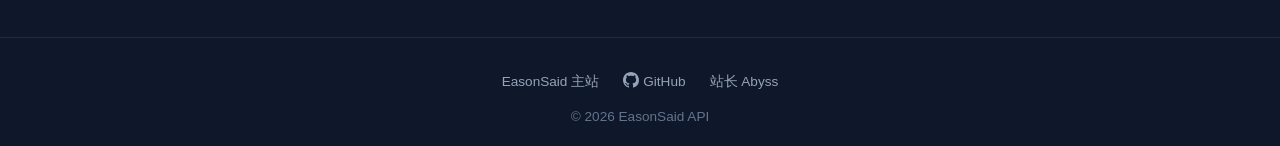
<file: api/docs.html>
<!DOCTYPE html>
<html lang="zh-CN">

<head>
    <meta charset="UTF-8">
    <meta name="viewport" content="width=device-width, initial-scale=1.0">
    <meta name="description" content="EasonSaid API 文档 - 接口使用说明和示例">
    <title>API 文档 - EasonSaid</title>
    <link rel="icon" type="image/x-icon" href="https://api.easonsaid.cn/datouzai_icon.php">
    <style>
        /* ========== Reset & Variables ========== */
        *,
        *::before,
        *::after {
            margin: 0;
            padding: 0;
            box-sizing: border-box;
        }

        :root {
            --primary: #3498db;
            --primary-dark: #2980b9;
            --accent: #2ecc71;
            --bg-dark: #0f172a;
            --bg-card: rgba(255, 255, 255, 0.04);
            --bg-card-hover: rgba(255, 255, 255, 0.08);
            --text-primary: #f1f5f9;
            --text-secondary: #94a3b8;
            --text-muted: #64748b;
            --border: rgba(255, 255, 255, 0.08);
            --code-bg: #1e293b;
            --gradient-1: linear-gradient(135deg, #3498db 0%, #2ecc71 100%);
            --gradient-hero: radial-gradient(ellipse at 50% 0%, rgba(52, 152, 219, 0.15) 0%, transparent 60%);
            --radius: 12px;
            --radius-lg: 20px;
            --shadow: 0 4px 24px rgba(0, 0, 0, 0.2);
            --transition: 0.3s cubic-bezier(0.4, 0, 0.2, 1);
        }

        html {
            scroll-behavior: smooth;
            font-size: 16px;
        }

        body {
            font-family: -apple-system, BlinkMacSystemFont, "Segoe UI", "PingFang SC",
                "Hiragino Sans GB", "Microsoft YaHei", "Helvetica Neue", Helvetica, Arial,
                sans-serif;
            line-height: 1.7;
            color: var(--text-primary);
            background: var(--bg-dark);
            overflow-x: hidden;
            -webkit-font-smoothing: antialiased;
        }

        a {
            color: var(--primary);
            text-decoration: none;
            transition: color var(--transition);
        }

        a:hover {
            color: var(--accent);
        }

        body::before {
            content: '';
            position: fixed;
            top: 0;
            left: 0;
            width: 100%;
            height: 100%;
            background: var(--gradient-hero);
            z-index: -1;
            pointer-events: none;
        }

        .bg-grid {
            position: fixed;
            top: 0;
            left: 0;
            width: 100%;
            height: 100%;
            background-image:
                linear-gradient(rgba(255, 255, 255, 0.02) 1px, transparent 1px),
                linear-gradient(90deg, rgba(255, 255, 255, 0.02) 1px, transparent 1px);
            background-size: 60px 60px;
            z-index: -1;
            pointer-events: none;
        }

        /* ========== Navbar ========== */
        .navbar {
            position: fixed;
            top: 0;
            left: 0;
            right: 0;
            z-index: 1000;
            padding: 0 24px;
            background: rgba(15, 23, 42, 0.8);
            backdrop-filter: blur(20px) saturate(180%);
            -webkit-backdrop-filter: blur(20px) saturate(180%);
            border-bottom: 1px solid var(--border);
        }

        .nav-container {
            max-width: 1200px;
            margin: 0 auto;
            display: flex;
            justify-content: space-between;
            align-items: center;
            height: 60px;
        }

        .nav-logo {
            font-size: 1.25rem;
            font-weight: 700;
            color: var(--text-primary);
            display: flex;
            align-items: center;
            gap: 8px;
        }

        .nav-logo .logo-dot {
            width: 8px;
            height: 8px;
            border-radius: 50%;
            background: var(--gradient-1);
            display: inline-block;
        }

        .nav-links {
            display: flex;
            list-style: none;
            gap: 8px;
        }

        .nav-links a {
            color: var(--text-secondary);
            font-size: 0.9rem;
            font-weight: 500;
            padding: 8px 16px;
            border-radius: 8px;
            transition: all var(--transition);
        }

        .nav-links a:hover,
        .nav-links a.active {
            color: var(--text-primary);
            background: rgba(255, 255, 255, 0.06);
        }

        .hamburger {
            display: none;
            flex-direction: column;
            cursor: pointer;
            background: none;
            border: none;
            padding: 4px;
            gap: 5px;
        }

        .hamburger span {
            width: 22px;
            height: 2px;
            background: var(--text-primary);
            border-radius: 2px;
            transition: all var(--transition);
        }

        .hamburger.active span:nth-child(1) {
            transform: rotate(45deg) translate(5px, 5px);
        }

        .hamburger.active span:nth-child(2) {
            opacity: 0;
        }

        .hamburger.active span:nth-child(3) {
            transform: rotate(-45deg) translate(5px, -5px);
        }

        /* ========== Docs Layout ========== */
        .docs-layout {
            display: flex;
            gap: 48px;
            max-width: 1200px;
            margin: 0 auto;
            padding: 80px 24px 60px;
            min-height: 100vh;
        }

        /* Sidebar */
        .docs-sidebar {
            width: 240px;
            flex-shrink: 0;
            position: sticky;
            top: 80px;
            align-self: flex-start;
            max-height: calc(100vh - 100px);
            overflow-y: auto;
        }

        .docs-sidebar::-webkit-scrollbar {
            width: 3px;
        }

        .docs-sidebar::-webkit-scrollbar-thumb {
            background: rgba(255, 255, 255, 0.1);
            border-radius: 3px;
        }

        .sidebar-section {
            margin-bottom: 28px;
        }

        .sidebar-section h4 {
            font-size: 0.75rem;
            font-weight: 600;
            text-transform: uppercase;
            letter-spacing: 0.1em;
            color: var(--text-muted);
            margin-bottom: 12px;
            padding-left: 12px;
        }

        .sidebar-section ul {
            list-style: none;
        }

        .sidebar-section li a {
            display: block;
            padding: 8px 12px;
            font-size: 0.9rem;
            color: var(--text-secondary);
            border-radius: 8px;
            border-left: 2px solid transparent;
            transition: all var(--transition);
        }

        .sidebar-section li a:hover,
        .sidebar-section li a.active {
            color: var(--text-primary);
            background: rgba(255, 255, 255, 0.04);
            border-left-color: var(--primary);
        }

        /* Docs Content */
        .docs-content {
            flex: 1;
            min-width: 0;
            padding-bottom: 80px;
        }

        .docs-content>section {
            margin-bottom: 64px;
        }

        .docs-content h2 {
            font-size: 1.8rem;
            font-weight: 700;
            margin-bottom: 12px;
            padding-top: 24px;
            border-top: 1px solid var(--border);
            scroll-margin-top: 80px;
        }

        .docs-content h2:first-child {
            border-top: none;
            padding-top: 0;
        }

        .docs-content h3 {
            font-size: 1.25rem;
            font-weight: 600;
            margin: 32px 0 12px;
            color: var(--text-primary);
            scroll-margin-top: 80px;
        }

        .docs-content p {
            color: var(--text-secondary);
            margin-bottom: 16px;
            line-height: 1.8;
        }

        .docs-content ul,
        .docs-content ol {
            color: var(--text-secondary);
            margin: 0 0 16px 24px;
            line-height: 1.8;
        }

        .docs-content li {
            margin-bottom: 6px;
        }

        /* Code blocks */
        .code-block {
            background: var(--code-bg);
            border: 1px solid var(--border);
            border-radius: var(--radius);
            margin: 16px 0 24px;
            overflow: hidden;
        }

        .code-block-header {
            display: flex;
            justify-content: space-between;
            align-items: center;
            padding: 10px 16px;
            background: rgba(0, 0, 0, 0.2);
            border-bottom: 1px solid var(--border);
        }

        .code-block-header span {
            font-size: 0.8rem;
            color: var(--text-muted);
            font-weight: 500;
        }

        .copy-btn {
            background: none;
            border: 1px solid var(--border);
            color: var(--text-muted);
            padding: 4px 10px;
            border-radius: 6px;
            font-size: 0.75rem;
            cursor: pointer;
            transition: all var(--transition);
        }

        .copy-btn:hover {
            color: var(--text-primary);
            border-color: rgba(255, 255, 255, 0.2);
        }

        .copy-btn.copied {
            color: var(--accent);
            border-color: rgba(46, 204, 113, 0.3);
        }

        .code-block pre {
            padding: 16px;
            overflow-x: auto;
            font-family: "SF Mono", "Fira Code", "Cascadia Code", Consolas, monospace;
            font-size: 0.85rem;
            line-height: 1.7;
            color: #e2e8f0;
        }

        .code-block code {
            font-family: inherit;
        }

        /* Inline code */
        .docs-content code:not(.code-block code) {
            background: rgba(52, 152, 219, 0.1);
            padding: 2px 8px;
            border-radius: 5px;
            font-size: 0.88rem;
            font-family: "SF Mono", "Fira Code", "Cascadia Code", Consolas, monospace;
            color: var(--primary);
        }

        /* Syntax highlighting */
        .hl-string {
            color: #a5d6ff;
        }

        .hl-url {
            color: #7dd3fc;
        }

        .hl-comment {
            color: #64748b;
        }

        .hl-key {
            color: #c084fc;
        }

        .hl-value {
            color: #a5d6ff;
        }

        .hl-tag {
            color: #f472b6;
        }

        .hl-attr {
            color: #c084fc;
        }

        /* Endpoint block */
        .endpoint-block {
            display: flex;
            align-items: center;
            gap: 12px;
            padding: 14px 18px;
            background: var(--code-bg);
            border: 1px solid var(--border);
            border-radius: var(--radius);
            margin: 12px 0 20px;
        }

        .endpoint-block .method {
            padding: 4px 10px;
            border-radius: 6px;
            font-size: 0.78rem;
            font-weight: 700;
            letter-spacing: 0.04em;
            background: rgba(46, 204, 113, 0.15);
            color: #2ecc71;
            flex-shrink: 0;
        }

        .endpoint-block .url {
            font-family: "SF Mono", "Fira Code", Consolas, monospace;
            font-size: 0.88rem;
            color: var(--text-primary);
            word-break: break-all;
        }

        /* Param table */
        .param-table {
            width: 100%;
            border-collapse: collapse;
            margin: 16px 0 24px;
            font-size: 0.9rem;
        }

        .param-table th {
            text-align: left;
            padding: 12px 16px;
            background: rgba(255, 255, 255, 0.03);
            border-bottom: 1px solid var(--border);
            color: var(--text-muted);
            font-weight: 600;
            font-size: 0.8rem;
            text-transform: uppercase;
            letter-spacing: 0.06em;
        }

        .param-table td {
            padding: 12px 16px;
            border-bottom: 1px solid var(--border);
            color: var(--text-secondary);
            vertical-align: top;
        }

        .param-table tr:last-child td {
            border-bottom: none;
        }

        .param-name {
            font-family: "SF Mono", "Fira Code", Consolas, monospace;
            color: var(--primary);
            font-size: 0.88rem;
        }

        .param-type {
            font-family: "SF Mono", "Fira Code", Consolas, monospace;
            color: var(--accent);
            font-size: 0.82rem;
        }

        .badge-required {
            display: inline-block;
            padding: 2px 8px;
            background: rgba(231, 76, 60, 0.12);
            color: #e74c3c;
            border-radius: 4px;
            font-size: 0.75rem;
            font-weight: 600;
        }

        .badge-optional {
            display: inline-block;
            padding: 2px 8px;
            background: rgba(255, 255, 255, 0.06);
            color: var(--text-muted);
            border-radius: 4px;
            font-size: 0.75rem;
            font-weight: 600;
        }

        .badge-default {
            display: inline-block;
            padding: 2px 8px;
            background: rgba(52, 152, 219, 0.1);
            color: var(--primary);
            border-radius: 4px;
            font-size: 0.75rem;
            font-weight: 600;
        }

        /* Response block */
        .response-block {
            background: var(--code-bg);
            border: 1px solid var(--border);
            border-radius: var(--radius);
            margin: 16px 0 24px;
            overflow: hidden;
        }

        .response-block-header {
            display: flex;
            align-items: center;
            gap: 10px;
            padding: 10px 16px;
            background: rgba(0, 0, 0, 0.2);
            border-bottom: 1px solid var(--border);
        }

        .status-badge {
            padding: 3px 10px;
            border-radius: 6px;
            font-size: 0.78rem;
            font-weight: 600;
        }

        .status-200 {
            background: rgba(46, 204, 113, 0.15);
            color: #2ecc71;
        }

        .response-block pre {
            padding: 16px;
            overflow-x: auto;
            font-family: "SF Mono", "Fira Code", "Cascadia Code", Consolas, monospace;
            font-size: 0.85rem;
            line-height: 1.7;
            color: #e2e8f0;
        }

        /* Tip / Note boxes */
        .tip-box {
            padding: 16px 20px;
            border-radius: var(--radius);
            margin: 16px 0 24px;
            font-size: 0.9rem;
            line-height: 1.7;
            display: flex;
            gap: 12px;
        }

        .tip-box.info {
            background: rgba(52, 152, 219, 0.08);
            border: 1px solid rgba(52, 152, 219, 0.15);
            color: #93c5fd;
        }

        .tip-box.success {
            background: rgba(46, 204, 113, 0.08);
            border: 1px solid rgba(46, 204, 113, 0.15);
            color: #86efac;
        }

        .tip-box.warning {
            background: rgba(241, 196, 15, 0.08);
            border: 1px solid rgba(241, 196, 15, 0.15);
            color: #fde68a;
        }

        .tip-box .tip-icon {
            flex-shrink: 0;
            font-size: 1.1rem;
        }

        /* ========== Footer ========== */
        .footer {
            text-align: center;
            padding: 32px 24px;
            border-top: 1px solid var(--border);
            color: var(--text-muted);
            font-size: 0.85rem;
        }

        .footer a {
            color: var(--text-secondary);
            font-weight: 500;
        }

        .footer a:hover {
            color: var(--primary);
        }

        .footer-links {
            display: flex;
            justify-content: center;
            gap: 24px;
            margin-bottom: 12px;
        }

        /* Back to top */
        .back-to-top {
            position: fixed;
            bottom: 32px;
            right: 32px;
            width: 44px;
            height: 44px;
            border-radius: 12px;
            background: rgba(255, 255, 255, 0.06);
            border: 1px solid var(--border);
            color: var(--text-secondary);
            display: flex;
            align-items: center;
            justify-content: center;
            cursor: pointer;
            opacity: 0;
            pointer-events: none;
            transition: all var(--transition);
            z-index: 100;
            backdrop-filter: blur(10px);
        }

        .back-to-top.visible {
            opacity: 1;
            pointer-events: auto;
        }

        .back-to-top:hover {
            background: rgba(255, 255, 255, 0.1);
            color: var(--text-primary);
            transform: translateY(-2px);
        }

        /* ========== Mobile ========== */
        @media (max-width: 768px) {
            .hamburger {
                display: flex;
            }

            .nav-links {
                display: none;
                position: fixed;
                top: -100%;
                left: 0;
                width: 100%;
                background: rgba(15, 23, 42, 0.95);
                backdrop-filter: blur(20px);
                -webkit-backdrop-filter: blur(20px);
                flex-direction: column;
                padding: 0 24px 24px;
                transition: top var(--transition);
                border-bottom: 1px solid var(--border);
            }

            .nav-links.active {
                display: flex;
                top: 54px;
            }

            .nav-links li {
                list-style: none;
                border-bottom: 1px solid rgba(255, 255, 255, 0.06);
            }

            .nav-links a {
                display: block;
                width: 100%;
                text-align: center;
                padding: 18px;
                font-size: 1rem;
            }

            .docs-layout {
                flex-direction: column;
                padding: 70px 20px 40px;
                gap: 0;
            }

            .docs-sidebar {
                width: 100%;
                position: static;
                max-height: none;
                padding-bottom: 24px;
                border-bottom: 1px solid var(--border);
                margin-bottom: 32px;
            }

            .sidebar-section ul {
                display: flex;
                flex-wrap: wrap;
                gap: 4px;
            }

            .sidebar-section li a {
                border-left: none;
                border-bottom: 2px solid transparent;
                padding: 6px 12px;
                font-size: 0.85rem;
            }

            .sidebar-section li a:hover,
            .sidebar-section li a.active {
                border-left-color: transparent;
                border-bottom-color: var(--primary);
            }

            .sidebar-section h4 {
                margin-bottom: 8px;
            }

            .docs-content h2 {
                font-size: 1.4rem;
            }

            .param-table {
                display: block;
                overflow-x: auto;
            }

            .endpoint-block {
                flex-direction: column;
                align-items: flex-start;
                gap: 8px;
            }

            .back-to-top {
                bottom: 20px;
                right: 20px;
            }
        }

        @media (max-width: 480px) {
            .nav-container {
                height: 54px;
            }
        }

        @media (prefers-reduced-motion: reduce) {
            * {
                animation-duration: 0.01ms !important;
                transition-duration: 0.01ms !important;
            }

            html {
                scroll-behavior: auto;
            }
        }
    </style>
</head>

<body>
    <div class="bg-grid"></div>

    <!-- Navbar -->
    <nav class="navbar">
        <div class="nav-container">
            <a href="/" class="nav-logo">
                <span class="logo-dot"></span>
                EasonSaid API
            </a>
            <button class="hamburger" id="hamburger" aria-label="菜单">
                <span></span>
                <span></span>
                <span></span>
            </button>
            <ul class="nav-links" id="navLinks">
                <li><a href="/">首页</a></li>
                <li><a href="/docs.html" class="active">文档</a></li>
                <li><a href="https://easonsaid.cn" target="_blank" rel="noopener">EasonSaid 主站 ↗</a></li>
            </ul>
        </div>
    </nav>

    <!-- Docs Layout -->
    <div class="docs-layout">
        <!-- Sidebar -->
        <aside class="docs-sidebar">
            <div class="sidebar-section">
                <h4>开始使用</h4>
                <ul>
                    <li><a href="#overview">概述</a></li>
                    <li><a href="#base-url">基础信息</a></li>
                    <li><a href="#quickstart">快速开始</a></li>
                </ul>
            </div>
            <div class="sidebar-section">
                <h4>接口文档</h4>
                <ul>
                    <li><a href="#api-output">随机歌词</a></li>
                    <li><a href="#api-landscape">横屏壁纸</a></li>
                    <li><a href="#api-portrait">竖屏壁纸</a></li>
                    <li><a href="#api-datouzai">大头仔图标</a></li>
                </ul>
            </div>
            <div class="sidebar-section">
                <h4>其他</h4>
                <ul>
                    <li><a href="#faq">常见问题</a></li>
                    <li><a href="#changelog">更新日志</a></li>
                </ul>
            </div>
        </aside>

        <!-- Content -->
        <main class="docs-content">
            <!-- Overview -->
            <section id="overview">
                <h2>概述</h2>
                <p>EasonSaid API 是一组免费开放的 HTTP 接口，提供Eason歌词随机获取、高清壁纸随机获取、以及大头仔图标等服务。</p>
                <p>所有接口均无需认证（无需 API Key），支持跨域调用（CORS），可直接使用。</p>

                <div class="tip-box info">
                    <span class="tip-icon">💡</span>
                    <div>EasonSaid API 永久免费开放。如果你觉得有用，欢迎向朋友推荐 <a href="https://easonsaid.cn" target="_blank">EasonSaid
                            主站</a>！</div>
                </div>
            </section>

            <!-- Base URL -->
            <section id="base-url">
                <h2>基础信息</h2>

                <h3>Base URL</h3>
                <div class="endpoint-block">
                    <span class="method">BASE</span>
                    <span class="url">https://api.easonsaid.cn</span>
                </div>

                <h3>请求方式</h3>
                <p>所有接口均使用 <code>GET</code> 请求。</p>

                <h3>跨域支持</h3>
                <p>所有接口返回 <code>Access-Control-Allow-Origin: *</code> 头，支持任意来源的跨域请求。</p>

                <h3>响应格式</h3>
                <ul>
                    <li><strong>歌词接口</strong>：默认返回纯文本（<code>text/plain</code>），可通过参数切换为
                        JSON（<code>application/json</code>）</li>
                    <li><strong>壁纸接口</strong>：返回图片流（<code>image/webp</code>、<code>image/jpeg</code> 等）</li>
                    <li><strong>图标接口</strong>：返回图标流（<code>image/x-icon</code>、<code>image/png</code> 等）</li>
                </ul>
            </section>

            <!-- Quick Start -->
            <section id="quickstart">
                <h2>快速开始</h2>

                <h3>1. 获取随机歌词</h3>
                <div class="code-block">
                    <div class="code-block-header">
                        <span>cURL</span>
                        <button class="copy-btn" onclick="copyCode(this)">复制</button>
                    </div>
                    <pre><code>curl https://api.easonsaid.cn/output.php</code></pre>
                </div>
                <p>返回示例：</p>
                <div class="response-block">
                    <div class="response-block-header">
                        <span class="status-badge status-200">200 OK</span>
                        <span style="font-size:0.8rem;color:var(--text-muted)">text/plain</span>
                    </div>
                    <pre><code>“Abyss” 向你分享：“其实人生并非虚耗，何来尘埃飞舞”。它出自：《沙龙》。</code></pre>
                </div>

                <h3>2. 在网页中使用壁纸</h3>
                <div class="code-block">
                    <div class="code-block-header">
                        <span>JavaScript</span>
                        <button class="copy-btn" onclick="copyCode(this)">复制</button>
                    </div>
                    <pre><code><span class="hl-comment">// 设置随机横屏壁纸为页面背景</span>
document.body.style.backgroundImage =
  <span class="hl-string">"url('https://api.easonsaid.cn/landscape_images.php')"</span>;</code></pre>
                </div>

                <h3>3. 设置网站图标为大头仔</h3>
                <div class="code-block">
                    <div class="code-block-header">
                        <span>HTML</span>
                        <button class="copy-btn" onclick="copyCode(this)">复制</button>
                    </div>
                    <pre><code>&lt;link rel=<span class="hl-string">"icon"</span> href=<span class="hl-string">"https://api.easonsaid.cn/datouzai_icon.php"</span>&gt;</code></pre>
                </div>
            </section>

            <!-- ==================== API: Output ==================== -->
            <section id="api-output">
                <h2>🎵 随机歌词</h2>
                <p>随机返回一条陈奕迅歌词分享，包含分享者、歌词内容和出处信息。数据来源于 <a href="https://easonsaid.cn">EasonSaid</a> 网站收集的歌词数据库。</p>

                <h3>请求</h3>
                <div class="endpoint-block">
                    <span class="method">GET</span>
                    <span class="url">https://api.easonsaid.cn/output.php</span>
                </div>

                <h3>请求参数</h3>
                <table class="param-table">
                    <thead>
                        <tr>
                            <th>参数</th>
                            <th>类型</th>
                            <th>必填</th>
                            <th>默认值</th>
                            <th>说明</th>
                        </tr>
                    </thead>
                    <tbody>
                        <tr>
                            <td><span class="param-name">output</span></td>
                            <td><span class="param-type">string</span></td>
                            <td><span class="badge-optional">可选</span></td>
                            <td><span class="badge-default">text</span></td>
                            <td>输出格式。<code>text</code> 返回纯文本，<code>json</code> 返回 JSON 格式</td>
                        </tr>
                    </tbody>
                </table>

                <h3>示例请求</h3>
                <div class="code-block">
                    <div class="code-block-header">
                        <span>cURL</span>
                        <button class="copy-btn" onclick="copyCode(this)">复制</button>
                    </div>
                    <pre><code><span class="hl-comment"># 纯文本格式（默认）</span>
curl https://api.easonsaid.cn/output.php

<span class="hl-comment"># JSON 格式</span>
curl https://api.easonsaid.cn/output.php?output=json</code></pre>
                </div>

                <h3>响应示例 - 纯文本格式</h3>
                <div class="response-block">
                    <div class="response-block-header">
                        <span class="status-badge status-200">200 OK</span>
                        <span style="font-size:0.8rem;color:var(--text-muted)">text/plain; charset=utf-8</span>
                    </div>
                    <pre><code>“Abyss” 向你分享：“其实人生并非虚耗，何来尘埃飞舞”。它出自：《沙龙》。</code></pre>
                </div>

                <h3>响应示例 - JSON 格式</h3>
                <div class="response-block">
                    <div class="response-block-header">
                        <span class="status-badge status-200">200 OK</span>
                        <span style="font-size:0.8rem;color:var(--text-muted)">application/json; charset=utf-8</span>
                    </div>
                    <pre><code>{
  <span class="hl-key">"success"</span>: <span class="hl-value">true</span>,
  <span class="hl-key">"data"</span>: {
    <span class="hl-key">"id"</span>: <span class="hl-value">1</span>,
    <span class="hl-key">"Contents"</span>: <span class="hl-string">"其实人生并非虚耗，何来尘埃飞舞"</span>,
    <span class="hl-key">"Source"</span>: <span class="hl-string">"沙龙"</span>,
    <span class="hl-key">"Contributors"</span>: <span class="hl-string">"Abyss"</span>,
    <span class="hl-key">"Time"</span>: <span class="hl-string">"2025-10-29"</span>,
    <span class="hl-key">"LyricShareCount"</span>: <span class="hl-value">1</span>,
    <span class="hl-key">"SongShareCount"</span>: <span class="hl-value">6</span>
  },
  <span class="hl-key">"formatted"</span>: <span class="hl-string">"“Abyss” 向你分享：“其实人生并非虚耗，何来尘埃飞舞”。它出自：《沙龙》。"</span>
}</code></pre>
                </div>

                <h3>JSON 字段说明</h3>
                <table class="param-table">
                    <thead>
                        <tr>
                            <th>字段</th>
                            <th>类型</th>
                            <th>说明</th>
                        </tr>
                    </thead>
                    <tbody>
                        <tr>
                            <td><span class="param-name">success</span></td>
                            <td><span class="param-type">boolean</span></td>
                            <td>请求是否成功</td>
                        </tr>
                        <tr>
                            <td><span class="param-name">data.id</span></td>
                            <td><span class="param-type">integer</span></td>
                            <td>歌词记录 ID</td>
                        </tr>
                        <tr>
                            <td><span class="param-name">data.Contents</span></td>
                            <td><span class="param-type">string</span></td>
                            <td>歌词内容</td>
                        </tr>
                        <tr>
                            <td><span class="param-name">data.Source</span></td>
                            <td><span class="param-type">string</span></td>
                            <td>歌词出处（歌曲名）</td>
                        </tr>
                        <tr>
                            <td><span class="param-name">data.Contributors</span></td>
                            <td><span class="param-type">string</span></td>
                            <td>分享者名称</td>
                        </tr>
                        <tr>
                            <td><span class="param-name">data.Time</span></td>
                            <td><span class="param-type">string</span></td>
                            <td>分享时间</td>
                        </tr>
                        <tr>
                            <td><span class="param-name">data.LyricShareCount</span></td>
                            <td><span class="param-type">integer</span></td>
                            <td>分享这句歌词的人数</td>
                        </tr>
                        <tr>
                            <td><span class="param-name">data.SongShareCount</span></td>
                            <td><span class="param-type">integer</span></td>
                            <td>这首歌一共被分享了几次</td>
                        </tr>
                        <tr>
                            <td><span class="param-name">formatted</span></td>
                            <td><span class="param-type">string</span></td>
                            <td>格式化后的完整文本</td>
                        </tr>
                    </tbody>
                </table>

                <h3>前端调用示例</h3>
                <div class="code-block">
                    <div class="code-block-header">
                        <span>JavaScript (Fetch API)</span>
                        <button class="copy-btn" onclick="copyCode(this)">复制</button>
                    </div>
                    <pre><code><span class="hl-key">async function</span> getRandomLyrics() {
  <span class="hl-key">const</span> response = <span class="hl-key">await</span> fetch(<span class="hl-string">'https://api.easonsaid.cn/output.php?output=json'</span>);
  <span class="hl-key">const</span> data = <span class="hl-key">await</span> response.json();

  <span class="hl-key">if</span> (data.success) {
    console.log(<span class="hl-string">`分享者: ${data.data.Contributors}`</span>);
    console.log(<span class="hl-string">`歌词: ${data.data.Contents}`</span>);
    console.log(<span class="hl-string">`出处: ${data.data.Source}`</span>);
    <span class="hl-comment">// 或直接使用格式化文本</span>
    console.log(data.formatted);
  }
}

getRandomLyrics();</code></pre>
                </div>

                <div class="code-block">
                    <div class="code-block-header">
                        <span>Python</span>
                        <button class="copy-btn" onclick="copyCode(this)">复制</button>
                    </div>
                    <pre><code><span class="hl-key">import</span> requests

response = requests.get(<span class="hl-string">'https://api.easonsaid.cn/output.php'</span>)
print(response.text)
<span class="hl-comment"># 输出: “Abyss” 向你分享：“其实人生并非虚耗，何来尘埃飞舞”。它出自：《沙龙》。</span>

<span class="hl-comment"># JSON 格式</span>
data = requests.get(<span class="hl-string">'https://api.easonsaid.cn/output.php?output=json'</span>).json()
print(data[<span class="hl-string">'data'</span>][<span class="hl-string">'Contents'</span>])</code></pre>
                </div>
            </section>

            <!-- ==================== API: Landscape ==================== -->
            <section id="api-landscape">
                <h2>🖼️ 横屏壁纸</h2>
                <p>随机返回一张横屏（landscape）高清壁纸图片。每次请求返回不同的图片，直接以图片流输出，不缓存。</p>

                <h3>请求</h3>
                <div class="endpoint-block">
                    <span class="method">GET</span>
                    <span class="url">https://api.easonsaid.cn/landscape_images.php</span>
                </div>

                <h3>请求参数</h3>
                <p>无。直接访问 URL 即可获取随机图片。</p>

                <h3>响应</h3>
                <table class="param-table">
                    <thead>
                        <tr>
                            <th>属性</th>
                            <th>说明</th>
                        </tr>
                    </thead>
                    <tbody>
                        <tr>
                            <td><span class="param-name">Content-Type</span></td>
                            <td>图片 MIME
                                类型（<code>image/webp</code>、<code>image/jpeg</code>、<code>image/png</code>、<code>image/gif</code>）
                            </td>
                        </tr>
                        <tr>
                            <td><span class="param-name">Cache-Control</span></td>
                            <td><code>no-cache, must-revalidate</code>（不缓存）</td>
                        </tr>
                    </tbody>
                </table>

                <h3>使用方式</h3>
                <div class="code-block">
                    <div class="code-block-header">
                        <span>HTML / CSS / JavaScript</span>
                        <button class="copy-btn" onclick="copyCode(this)">复制</button>
                    </div>
                    <pre><code><span class="hl-comment">&lt;!-- 直接在 img 标签中使用 --&gt;</span>
&lt;img src=<span class="hl-string">"https://api.easonsaid.cn/landscape_images.php"</span> alt=<span class="hl-string">"随机横屏壁纸"</span>&gt;

<span class="hl-comment">/* CSS 背景图 */</span>
.hero {
  background: url(<span class="hl-string">'https://api.easonsaid.cn/landscape_images.php'</span>) center/cover;
}

<span class="hl-comment">// JavaScript 动态设置</span>
document.body.style.backgroundImage =
  <span class="hl-string">"url('https://api.easonsaid.cn/landscape_images.php?t="</span> + Date.now() + <span class="hl-string">"')"</span>;</code></pre>
                </div>

                <div class="tip-box success">
                    <span class="tip-icon">✅</span>
                    <div>壁纸接口返回的图片支持 <code>&lt;img&gt;</code> 标签、CSS <code>background-image</code>、以及
                        <code>fetch()</code> 等多种方式使用。
                    </div>
                </div>
            </section>

            <!-- ==================== API: Portrait ==================== -->
            <section id="api-portrait">
                <h2>📱 竖屏壁纸</h2>
                <p>随机返回一张竖屏（portrait）高清壁纸图片，适用于手机壁纸或移动端背景。行为与横屏壁纸接口一致。</p>

                <h3>请求</h3>
                <div class="endpoint-block">
                    <span class="method">GET</span>
                    <span class="url">https://api.easonsaid.cn/portrait_images.php</span>
                </div>

                <h3>请求参数</h3>
                <p>无。直接访问 URL 即可获取随机图片。</p>

                <h3>响应</h3>
                <p>与横屏壁纸接口相同，返回图片流。</p>

                <h3>使用方式</h3>
                <div class="code-block">
                    <div class="code-block-header">
                        <span>JavaScript - 根据屏幕方向自动切换</span>
                        <button class="copy-btn" onclick="copyCode(this)">复制</button>
                    </div>
                    <pre><code><span class="hl-key">function</span> setRandomBackground() {
  <span class="hl-key">const</span> isPortrait = window.innerHeight > window.innerWidth;
  <span class="hl-key">const</span> baseUrl = isPortrait
    ? <span class="hl-string">'https://api.easonsaid.cn/portrait_images.php'</span>
    : <span class="hl-string">'https://api.easonsaid.cn/landscape_images.php'</span>;

  document.body.style.backgroundImage =
    <span class="hl-string">`url('${baseUrl}?t=${Date.now()}')`</span>;
}

<span class="hl-comment">// 页面加载时设置</span>
setRandomBackground();

<span class="hl-comment">// 屏幕旋转时切换</span>
window.addEventListener(<span class="hl-string">'orientationchange'</span>, setRandomBackground);</code></pre>
                </div>
            </section>

            <!-- ==================== API: Datouzai ==================== -->
            <section id="api-datouzai">
                <h2>😄 大头仔图标</h2>
                <p>随机返回某个城市的大头仔图标。适合作为网站 favicon 使用。</p>

                <h3>请求</h3>
                <div class="endpoint-block">
                    <span class="method">GET</span>
                    <span class="url">https://api.easonsaid.cn/datouzai_icon.php</span>
                </div>

                <h3>请求参数</h3>
                <p>无。直接访问 URL 即可获取随机图标。</p>

                <h3>响应</h3>
                <table class="param-table">
                    <thead>
                        <tr>
                            <th>属性</th>
                            <th>说明</th>
                        </tr>
                    </thead>
                    <tbody>
                        <tr>
                            <td><span class="param-name">Content-Type</span></td>
                            <td>图标 MIME
                                类型（<code>image/x-icon</code>、<code>image/png</code>、<code>image/gif</code>、<code>image/webp</code>）
                            </td>
                        </tr>
                        <tr>
                            <td><span class="param-name">Cache-Control</span></td>
                            <td><code>no-cache, no-store, must-revalidate</code>（完全禁用缓存）</td>
                        </tr>
                    </tbody>
                </table>

                <h3>使用方式</h3>
                <div class="code-block">
                    <div class="code-block-header">
                        <span>HTML</span>
                        <button class="copy-btn" onclick="copyCode(this)">复制</button>
                    </div>
                    <pre><code><span class="hl-comment">&lt;!-- 将网站图标设为随机大头仔 --&gt;</span>
&lt;head&gt;
  &lt;link rel=<span class="hl-string">"icon"</span> href=<span class="hl-string">"https://api.easonsaid.cn/datouzai_icon.php"</span>&gt;
&lt;/head&gt;</code></pre>
                </div>

                <div class="code-block">
                    <div class="code-block-header">
                        <span>JavaScript - 动态切换图标</span>
                        <button class="copy-btn" onclick="copyCode(this)">复制</button>
                    </div>
                    <pre><code><span class="hl-comment">// 动态更新 favicon</span>
<span class="hl-key">function</span> refreshFavicon() {
  <span class="hl-key">let</span> link = document.querySelector(<span class="hl-string">'link[rel="icon"]'</span>);
  <span class="hl-key">if</span> (!link) {
    link = document.createElement(<span class="hl-string">'link'</span>);
    link.rel = <span class="hl-string">'icon'</span>;
    document.head.appendChild(link);
  }
  link.href = <span class="hl-string">`https://api.easonsaid.cn/datouzai_icon.php?t=${Date.now()}`</span>;
}

refreshFavicon();</code></pre>
                </div>

                <div class="tip-box warning">
                    <span class="tip-icon">⚠️</span>
                    <div>此接口已设置 <code>Cache-Control: no-cache</code>，浏览器每次访问都会获取新图标。如果你需要在 <code>&lt;img&gt;</code>
                        标签中使用并希望每次都显示不同的图标，建议添加时间戳参数避免浏览器缓存。</div>
                </div>
            </section>

            <!-- ==================== FAQ ==================== -->
            <section id="faq">
                <h2>常见问题</h2>

                <h3>需要注册或获取 API Key 吗？</h3>
                <p>不需要。所有接口完全开放，无需任何认证即可调用。</p>

                <h3>有调用频率限制吗？</h3>
                <p>目前没有严格的频率限制，但请合理使用，避免过于频繁的请求（建议间隔不低于 1 秒）。我们会根据实际使用情况调整策略。</p>

                <h3>可以在商业项目中使用吗？</h3>
                <p>可以。API 免费开放使用，本项目（主站以及API）均已在Github中以MIT协议开源。但请注意歌词内容版权归原作者所有，壁纸图片来源于网络收集。如涉及版权问题，请联系我们处理。</p>

                <h3>如何获取多条歌词？</h3>
                <p>目前歌词接口每次只返回一条随机记录。如需多条，可多次调用并自行去重。后续可能会增加批量获取的参数支持。</p>

                <h3>壁纸图片的分辨率是多少？</h3>
                <p>横屏壁纸适用于桌面背景（16:9 / 16:10 等比例），竖屏壁纸适用于手机屏幕（9:16 等比例）。图片均为 WebP 格式，文件体积小且质量高。</p>

                <h3>遇到问题如何反馈？</h3>
                <p>可通过以下方式联系：</p>
                <ul>
                    <li>微信：RS-Nocsi</li>
                    <li>邮箱：3134570359@qq.com</li>
                </ul>
            </section>

            <!-- ==================== Changelog ==================== -->
            <section id="changelog">
                <h2>更新日志</h2>

                <h3>2026-06-09</h3>
                <ul>
                    <li>API 文档站上线</li>
                    <li>开放 <code>output.php</code> 歌词接口，支持 text / json 双格式</li>
                    <li>开放 <code>landscape_images.php</code> 横屏壁纸接口</li>
                    <li>开放 <code>portrait_images.php</code> 竖屏壁纸接口</li>
                    <li>开放 <code>datouzai_icon.php</code> 大头仔图标接口</li>
                </ul>
            </section>
        </main>
    </div>

    <!-- Footer -->
    <footer class="footer">
        <div class="footer-links">
            <a href="https://easonsaid.cn" target="_blank" rel="noopener">EasonSaid 主站</a>
            <a href="https://github.com/RS-Nocsi/easonsaid" target="_blank" rel="noopener"><svg width="16" height="16"
                    viewBox="0 0 16 16" fill="currentColor" style="vertical-align:-2px;margin-right:4px">
                    <path
                        d="M8 0C3.58 0 0 3.58 0 8c0 3.54 2.29 6.53 5.47 7.59.4.07.55-.17.55-.38 0-.19-.01-.82-.01-1.49-2.01.37-2.53-.49-2.69-.94-.09-.23-.48-.94-.82-1.13-.28-.15-.68-.52-.01-.53.63-.01 1.08.58 1.23.82.72 1.21 1.87.87 2.33.66.07-.52.28-.87.51-1.07-1.78-.2-3.64-.89-3.64-3.95 0-.87.31-1.59.82-2.15-.08-.2-.36-1.02.08-2.12 0 0 .67-.21 2.2.82.64-.18 1.32-.27 2-.27.68 0 1.36.09 2 .27 1.53-1.04 2.2-.82 2.2-.82.44 1.1.16 1.92.08 2.12.51.56.82 1.27.82 2.15 0 3.07-1.87 3.75-3.65 3.95.29.25.54.73.54 1.48 0 1.07-.01 1.93-.01 2.2 0 .21.15.46.55.38A8.013 8.013 0 0016 8c0-4.42-3.58-8-8-8z" />
                </svg>GitHub</a>
            <a href="https://www.rsnocsi.cn" target="_blank" rel="noopener">站长 Abyss</a>
        </div>
        <p>© <span id="year"></span> EasonSaid API</p>
    </footer>

    <!-- Back to top -->
    <button class="back-to-top" id="backToTop" aria-label="回到顶部" onclick="window.scrollTo({top:0})">
        ↑
    </button>

    <script>
        // Year
        document.getElementById('year').textContent = new Date().getFullYear();

        // Hamburger
        const hamburger = document.getElementById('hamburger');
        const navLinks = document.getElementById('navLinks');

        hamburger.addEventListener('click', () => {
            hamburger.classList.toggle('active');
            navLinks.classList.toggle('active');
        });

        navLinks.querySelectorAll('a').forEach(link => {
            link.addEventListener('click', () => {
                hamburger.classList.remove('active');
                navLinks.classList.remove('active');
            });
        });

        // 点击空白处关闭菜单
        document.addEventListener('click', (e) => {
            if (!hamburger.contains(e.target) && !navLinks.contains(e.target)) {
                hamburger.classList.remove('active');
                navLinks.classList.remove('active');
            }
        });

        // Back to top
        const backToTop = document.getElementById('backToTop');
        window.addEventListener('scroll', () => {
            backToTop.classList.toggle('visible', window.scrollY > 400);
        }, { passive: true });

        // Copy code
        function copyCode(btn) {
            const pre = btn.closest('.code-block').querySelector('pre');
            const text = pre.textContent;
            navigator.clipboard.writeText(text).then(() => {
                btn.textContent = '已复制 ✓';
                btn.classList.add('copied');
                setTimeout(() => {
                    btn.textContent = '复制';
                    btn.classList.remove('copied');
                }, 2000);
            });
        }

        // Active sidebar link on scroll
        const sections = document.querySelectorAll('.docs-content > section[id]');
        const sidebarLinks = document.querySelectorAll('.docs-sidebar a');

        function updateActiveLink() {
            let current = '';
            sections.forEach(section => {
                const rect = section.getBoundingClientRect();
                if (rect.top <= 120) {
                    current = section.id;
                }
            });

            sidebarLinks.forEach(link => {
                link.classList.toggle('active', link.getAttribute('href') === '#' + current);
            });
        }

        window.addEventListener('scroll', updateActiveLink, { passive: true });
        updateActiveLink();
    </script>
</body>

</html>
</file>
<file: styles.css>
/* 基础样式 */
* {
    margin: 0;
    padding: 0;
    box-sizing: border-box;
}

:root {
    --bg-image: none;
}

body {
    font-family: -apple-system, BlinkMacSystemFont, "Segoe UI", "PingFang SC", "Hiragino Sans GB", "Microsoft YaHei", "Helvetica Neue", Helvetica, Arial, sans-serif;
    line-height: 1.6;
    color: #333;
    height: 100vh;
    height: 100dvh;
    overflow: hidden;
    padding: 15px 20px;
    position: relative;
    /* 默认背景色，在图片加载前展示 */
    background: linear-gradient(135deg, #1a1a2e 0%, #16213e 50%, #0f3460 100%);
}

/* 背景图片样式 */
body::before {
    content: '';
    position: fixed;
    top: 0;
    left: 0;
    width: 100%;
    height: 100%;
    background-image: var(--bg-image);
    background-size: cover;
    background-position: center;
    background-repeat: no-repeat;
    z-index: -2;
    transition: opacity 0.5s ease-in-out;
    opacity: 0;
}

/* 背景加载状态 */
body.bg-loading::before {
    opacity: 0.5;
}

body.bg-loaded::before {
    opacity: 1;
}

body.bg-error::before {
    opacity: 0.3;
}

/* 确保背景图片显示 */
@media (orientation: portrait) {
    body::before {
        background-image: var(--bg-image, url('https://api.easonsaid.cn/portrait_images.php'));
    }
}

@media (orientation: landscape) {
    body::before {
        background-image: var(--bg-image, url('https://api.easonsaid.cn/landscape_images.php'));
    }
}

.background-overlay {
    position: fixed;
    top: 0;
    left: 0;
    width: 100%;
    height: 100%;
    background: rgba(0, 0, 0, 0.3);
    z-index: -1;
}

/* 顶栏导航样式 - 移除底色 */
.navbar {
    position: fixed;
    top: 0;
    left: 0;
    right: 0;
    background: transparent;
    backdrop-filter: none;
    border-bottom: none;
    z-index: 1000;
    padding: 0 20px;
}

.nav-container {
    max-width: 1200px;
    margin: 0 auto;
    display: flex;
    justify-content: space-between;
    align-items: center;
    height: 50px; /* 减少高度 */
}

.nav-logo {
    font-size: 1.1rem; /* 稍微减小字体 */
    font-weight: 700;
    color: white;
    text-decoration: none;
    text-shadow: 2px 2px 8px rgba(0, 0, 0, 0.5);
}

.nav-menu {
    display: flex;
    align-items: center;
    list-style: none;
    margin: 0;
    padding: 0;
    gap: 25px; /* 减小间距 */
}

.nav-item {
    position: relative;
}

.nav-link {
    color: white;
    text-decoration: none;
    font-weight: 500;
    font-size: 0.9rem; /* 稍微减小字体 */
    padding: 6px 0;
    transition: color 0.3s ease;
    cursor: pointer;
    text-shadow: 1px 1px 4px rgba(0, 0, 0, 0.5);
    /* button 重置样式 */
    background: none;
    border: none;
    font-family: inherit;
    line-height: inherit;
}

.nav-link:hover {
    color: #3498db;
}

/* GitHub 链接 - 和 button 完全对齐 */
.nav-github {
    display: inline-block;
    background: none;
    border: none;
    margin: 0;
    padding: 6px 0;
    font-family: inherit;
    font-size: 0.9rem;
    line-height: 1.4;
    vertical-align: middle;
}

/* 汉堡菜单按钮 */
.hamburger {
    display: none;
    flex-direction: column;
    cursor: pointer;
    padding: 5px;
    background: none;
    border: none;
    gap: 4px;
}

.hamburger span {
    width: 25px;
    height: 3px;
    background: white;
    transition: all 0.3s ease;
    border-radius: 2px;
    box-shadow: 1px 1px 4px rgba(0, 0, 0, 0.5);
}

/* 模态框样式 */
.modal {
    position: fixed;
    top: 0;
    left: 0;
    width: 100%;
    height: 100%;
    background: rgba(0, 0, 0, 0.5);
    display: flex;
    align-items: center;
    justify-content: center;
    z-index: 2000;
}

.modal-content {
    background: white;
    border-radius: 16px;
    padding: 25px; /* 减小内边距 */
    max-width: 500px;
    width: 90%;
    height: auto; /* 根据内容自适应高度 */
    max-height: 85vh;
    max-height: 85dvh;
    overflow-y: auto;
    position: relative;
    box-shadow: 0 10px 30px rgba(0, 0, 0, 0.3);
}

.close {
    position: absolute;
    top: 15px;
    right: 20px;
    font-size: 28px;
    cursor: pointer;
    color: #7f8c8d;
    transition: color 0.3s ease;
}

.close:hover {
    color: #2c3e50;
}

#modal-body h2 {
    color: #2c3e50;
    margin-bottom: 15px; /* 减小间距 */
    font-size: 1.4rem; /* 稍微减小字体 */
}

#modal-body p {
    color: #5a6c7d;
    line-height: 1.6;
    margin-bottom: 12px; /* 减小间距 */
    font-size: 0.95rem; /* 稍微减小字体 */
}

#modal-body strong {
    color: #2c3e50;
}

/* 模态框超链接样式 */
#modal-body a {
    color: #3498db;
    text-decoration: none;
    font-weight: 500;
    position: relative;
    transition: color 0.3s ease;
    padding-bottom: 1px;
}

#modal-body a::after {
    content: '';
    position: absolute;
    bottom: -1px;
    left: 0;
    width: 0;
    height: 2px;
    background: linear-gradient(90deg, #3498db, #2ecc71);
    border-radius: 1px;
    transition: width 0.3s ease;
}

#modal-body a:hover {
    color: #2980b9;
}

#modal-body a:hover::after {
    width: 100%;
}

#modal-body a:visited {
    color: #8e44ad;
}

#modal-body a:visited:hover {
    color: #7d3c98;
}

#modal-body a:visited::after {
    background: linear-gradient(90deg, #8e44ad, #3498db);
}

.container {
    max-width: 750px; /* 减小最大宽度 */
    margin: 60px auto 0; /* 减小顶部间距 */
    height: calc(100vh - 90px);
    height: calc(100dvh - 90px);
    display: flex;
    flex-direction: column;
    overflow: hidden;
}

/* 头部样式 */
.header {
    text-align: center;
    margin-bottom: 20px; /* 减小间距 */
    padding: 15px 0; /* 减小内边距 */
    flex-shrink: 0;
}

.title {
    font-size: 2.5rem; /* 减小字体 */
    font-weight: 700;
    color: white;
    margin-bottom: 8px; /* 减小间距 */
    text-shadow: 2px 2px 8px rgba(0, 0, 0, 0.5);
}

.subtitle {
    font-size: 1.2rem; /* 稍微减小字体 */
    color: rgba(255, 255, 255, 0.9);
    font-weight: 400;
    text-shadow: 1px 1px 4px rgba(0, 0, 0, 0.5);
    line-height: 1.4; /* 调整行高 */
}

/* 主内容区域 */
.main-content {
    flex: 1;
    min-height: 0;
    display: flex;
    align-items: center;
    justify-content: center;
    padding: 10px 0; /* 添加内边距 */
    overflow-y: auto;
}

.card {
    background: rgba(255, 255, 255, 0.92);
    border-radius: 14px; /* 稍微减小圆角 */
    box-shadow: 0 6px 20px rgba(0, 0, 0, 0.12); /* 减小阴影 */
    padding: 20px; /* 减小内边距 */
    width: 100%;
    max-width: 85%; /* 减小最大宽度 */
    transition: transform 0.3s ease, box-shadow 0.3s ease;
    backdrop-filter: blur(4px);
    border: 1px solid rgba(255, 255, 255, 0.3);
    transform: translateZ(0);
}

.card:hover {
    transform: translateY(-2px); /* 减小悬停位移 */
    box-shadow: 0 8px 25px rgba(0, 0, 0, 0.15);
}

.card-header {
    display: flex;
    justify-content: space-between;
    align-items: center;
    margin-bottom: 15px; /* 减小间距 */
    border-bottom: 1px solid rgba(0, 0, 0, 0.1);
    padding-bottom: 10px; /* 减小内边距 */
}

.card-header h2 {
    font-size: 1.3rem; /* 减小字体 */
    color: #2c3e50;
    font-weight: 600;
}

.refresh-btn {
    background: rgba(52, 152, 219, 0.9);
    color: white;
    border: none;
    border-radius: 50%;
    width: 36px; /* 稍微减小 */
    height: 36px;
    display: flex;
    align-items: center;
    justify-content: center;
    cursor: pointer;
    transition: all 0.3s ease;
    box-shadow: 0 2px 6px rgba(0, 0, 0, 0.12); /* 减小阴影 */
    user-select: none;
    -webkit-user-select: none;
    -webkit-tap-highlight-color: transparent; /* 移除移动端点击高亮 */
    outline: none; /* 移除焦点外框 */
}

.refresh-btn:hover {
    background: rgba(41, 128, 185, 0.9);
    transform: rotate(90deg);
}

.refresh-btn:active {
    transform: rotate(180deg);
}

/* 刷新按钮动画 */
.refresh-btn.refreshing {
    animation: spin 0.6s ease-in-out;
}

@keyframes spin {
    0% { transform: rotate(0deg); }
    100% { transform: rotate(360deg); }
}

/* 内容区域 */
.content-area {
    min-height: 150px; /* 减小最小高度 */
    display: flex;
    flex-direction: column;
    justify-content: center;
    align-items: center;
}

.loading {
    text-align: center;
    color: #7f8c8d;
}

.spinner {
    border: 4px solid rgba(52, 152, 219, 0.3);
    border-radius: 50%;
    border-top: 4px solid #3498db;
    width: 35px; /* 稍微减小 */
    height: 35px;
    animation: spin 1s linear infinite;
    margin: 0 auto 12px; /* 减小间距 */
}

.content {
    text-align: center;
    position: relative;
    width: 100%;
}

.content-text {
    font-size: 1.2rem; /* 减小字体 */
    line-height: 1.6; /* 调整行高 */
    color: #2c3e50;
    margin: 12px 0; /* 减小间距 */
    position: relative;
    padding: 0 12px; /* 减小内边距 */
    text-rendering: optimizeLegibility;
    -webkit-font-smoothing: antialiased;
}

.quote-mark {
    font-size: 3rem; /* 减小字体 */
    color: #3498db;
    opacity: 0.3;
    position: absolute;
    line-height: 1;
    font-family: serif;
}

.quote-mark.start {
    top: -12px; /* 调整位置 */
    left: 0;
}

.quote-mark.end {
    bottom: -30px; /* 调整位置 */
    right: 0;
}

.content-source {
    margin-top: 25px; /* 减小间距 */
    font-size: 0.9rem; /* 稍微减小字体 */
    color: #7f8c8d;
    font-style: italic;
}

.error {
    text-align: center;
    color: #e74c3c;
    font-size: 0.9rem; /* 稍微减小字体 */
}

.hidden {
    display: none;
}

/* 页脚样式 */
.footer {
    text-align: center;
    margin-top: auto;
    padding: 12px 0; /* 减小内边距 */
    color: rgba(255, 255, 255, 0.9);
    font-size: 0.8rem; /* 稍微减小字体 */
    text-shadow: 1px 1px 4px rgba(0, 0, 0, 0.5);
    flex-shrink: 0;
}

.footer p {
    margin: 0;
    line-height: 1.4; /* 调整行高 */
}

.footer a {
    color: rgba(255, 255, 255, 0.95);
    text-decoration: none;
    font-weight: 600;
    transition: all 0.3s ease;
    position: relative;
    padding: 2px 4px;
    border-radius: 4px;
}

.footer a:hover {
    color: #3498db;
    text-shadow: 0 0 8px rgba(52, 152, 219, 0.5);
    background: rgba(255, 255, 255, 0.1);
    transform: translateY(-1px);
}

.footer a::after {
    content: '';
    position: absolute;
    bottom: -2px;
    left: 0;
    width: 0;
    height: 1px;
    background: linear-gradient(90deg, #3498db, #2ecc71);
    transition: width 0.3s ease;
}

.footer a:hover::after {
    width: 100%;
}

/* 响应式设计 */
@media (max-width: 768px) {
    body {
        padding: 10px 15px;
    }
    
    /* 移动端导航菜单 - 毛玻璃模态框形式 */
    .hamburger {
        display: flex;
    }

    .nav-menu {
        position: fixed;
        top: -100%;
        left: 0;
        width: 100%;
        background: rgba(255, 255, 255, 0.85);
        backdrop-filter: blur(20px) saturate(180%);
        -webkit-backdrop-filter: blur(20px) saturate(180%);
        flex-direction: column;
        align-items: center;
        justify-content: flex-start;
        padding: 35px 20px 15px; /* 减小内边距 */
        gap: 0;
        transition: top 0.3s ease;
        border-radius: 0 0 16px 16px;
        box-shadow: 0 10px 30px rgba(0, 0, 0, 0.2);
        max-height: 55vh; /* 稍微减小高度 */
        overflow-y: auto;
        border: 1px solid rgba(255, 255, 255, 0.3);
    }

    .nav-menu.active {
        top: 50px;
    }

    .nav-item {
        width: 100%;
        text-align: center;
        border-bottom: 1px solid rgba(0, 0, 0, 0.1);
    }

    .nav-link {
        display: block;
        padding: 18px; /* 稍微减小 */
        font-size: 1rem; /* 稍微减小 */
        width: 100%;
        color: #2c3e50;
        text-shadow: none;
        transition: all 0.3s ease;
        border-radius: 8px;
        margin: 2px 0;
    }

    .nav-link:hover {
        color: #3498db;
        background: rgba(52, 152, 219, 0.15);
        transform: translateY(-1px);
    }

    /* 汉堡菜单动画 */
    .hamburger.active span:nth-child(1) {
        transform: rotate(45deg) translate(6px, 6px);
    }

    .hamburger.active span:nth-child(2) {
        opacity: 0;
    }

    .hamburger.active span:nth-child(3) {
        transform: rotate(-45deg) translate(6px, -6px);
    }
    
    .container {
        margin-top: 60px; /* 减小间距 */
        height: calc(100vh - 80px);
        height: calc(100dvh - 80px);
    }
    
    .title {
        font-size: 1.8rem; /* 稍微减小 */
    }
    
    .card {
        padding: 18px; /* 稍微减小 */
        max-width: 92%; /* 稍微调整 */
        backdrop-filter: none;
    }
    
    .content-text {
        font-size: 1.1rem; /* 稍微减小 */
    }
    
    .quote-mark {
        font-size: 2.8rem; /* 稍微减小 */
    }
    
    .card-header h2 {
        font-size: 1.2rem; /* 稍微减小 */
    }
    
    .footer {
        font-size: 0.75rem; /* 稍微减小 */
        padding: 10px 0; /* 减小内边距 */
    }
    
    .footer a {
        padding: 1px 3px;
    }
    
    /* 移动端模态框自适应 - 使用更多屏幕空间 */
    .modal-content {
        max-height: 92vh;
        max-height: 92dvh;
        width: 92%;
        padding: 20px;
        border-radius: 14px;
    }
    
    #modal-body h2 {
        margin-bottom: 12px;
        font-size: 1.3rem;
    }
    
    #modal-body p {
        margin-bottom: 8px;
        font-size: 0.9rem;
        line-height: 1.5;
    }
}

@media (max-width: 480px) {
    body {
        padding: 8px 10px;
    }
    
    .navbar {
        padding: 0 12px;
    }
    
    .title {
        font-size: 1.6rem;
    }
    
    .card {
        padding: 15px;
    }
    
    .content-text {
        font-size: 1.05rem;
        padding: 0 10px;
    }
    
    .quote-mark {
        font-size: 2.5rem;
    }
    
    .quote-mark.start {
        top: -10px;
    }
    
    .quote-mark.end {
        bottom: -25px;
    }
    
    .card-header {
        flex-direction: column;
        gap: 8px; /* 减小间距 */
    }
    
    .card-header h2 {
        font-size: 1.1rem;
    }
    
    .footer {
        font-size: 0.7rem;
    }
    
    .container {
        height: calc(100vh - 76px);
        height: calc(100dvh - 76px);
    }
    
    .footer a {
        display: inline-block;
        margin-top: 2px;
    }
    
    .modal-content {
        padding: 16px;
        max-height: 94vh;
        max-height: 94dvh;
        border-radius: 12px;
    }
    
    #modal-body h2 {
        margin-bottom: 10px;
        font-size: 1.2rem;
    }
    
    #modal-body p {
        margin-bottom: 6px;
        font-size: 0.85rem;
        line-height: 1.45;
    }
    
    /* 移动端菜单高度调整 */
    .nav-menu {
        max-height: 50vh;
        background: rgba(255, 255, 255, 0.8);
        backdrop-filter: blur(15px) saturate(160%);
        -webkit-backdrop-filter: blur(15px) saturate(160%);
    }
}

/* 减少动画和特效的媒体查询 */
@media (prefers-reduced-motion: reduce) {
    * {
        animation-duration: 0.01ms !important;
        animation-iteration-count: 1 !important;
        transition-duration: 0.01ms !important;
    }
    
    .card {
        backdrop-filter: none;
    }
    
    .refresh-btn.refreshing {
        animation: none;
    }
    
    .footer a:hover {
        transform: none;
    }
    
    .footer a::after {
        display: none;
    }
    
    .nav-link {
        transition: none;
    }
    
    .nav-menu {
        transition: none;
    }
    
    .hamburger span {
        transition: none;
    }
}

/* 短屏幕设备优化（确保页脚始终可见） */
@media (max-height: 650px) {
    .header {
        margin-bottom: 10px;
        padding: 8px 0;
    }
    
    .title {
        font-size: 1.5rem;
    }
    
    .subtitle {
        font-size: 1rem;
    }
    
    .content-area {
        min-height: 100px;
    }
    
    .card {
        padding: 12px;
    }
    
    .footer {
        padding: 8px 0;
        font-size: 0.7rem;
    }
}
</file>
